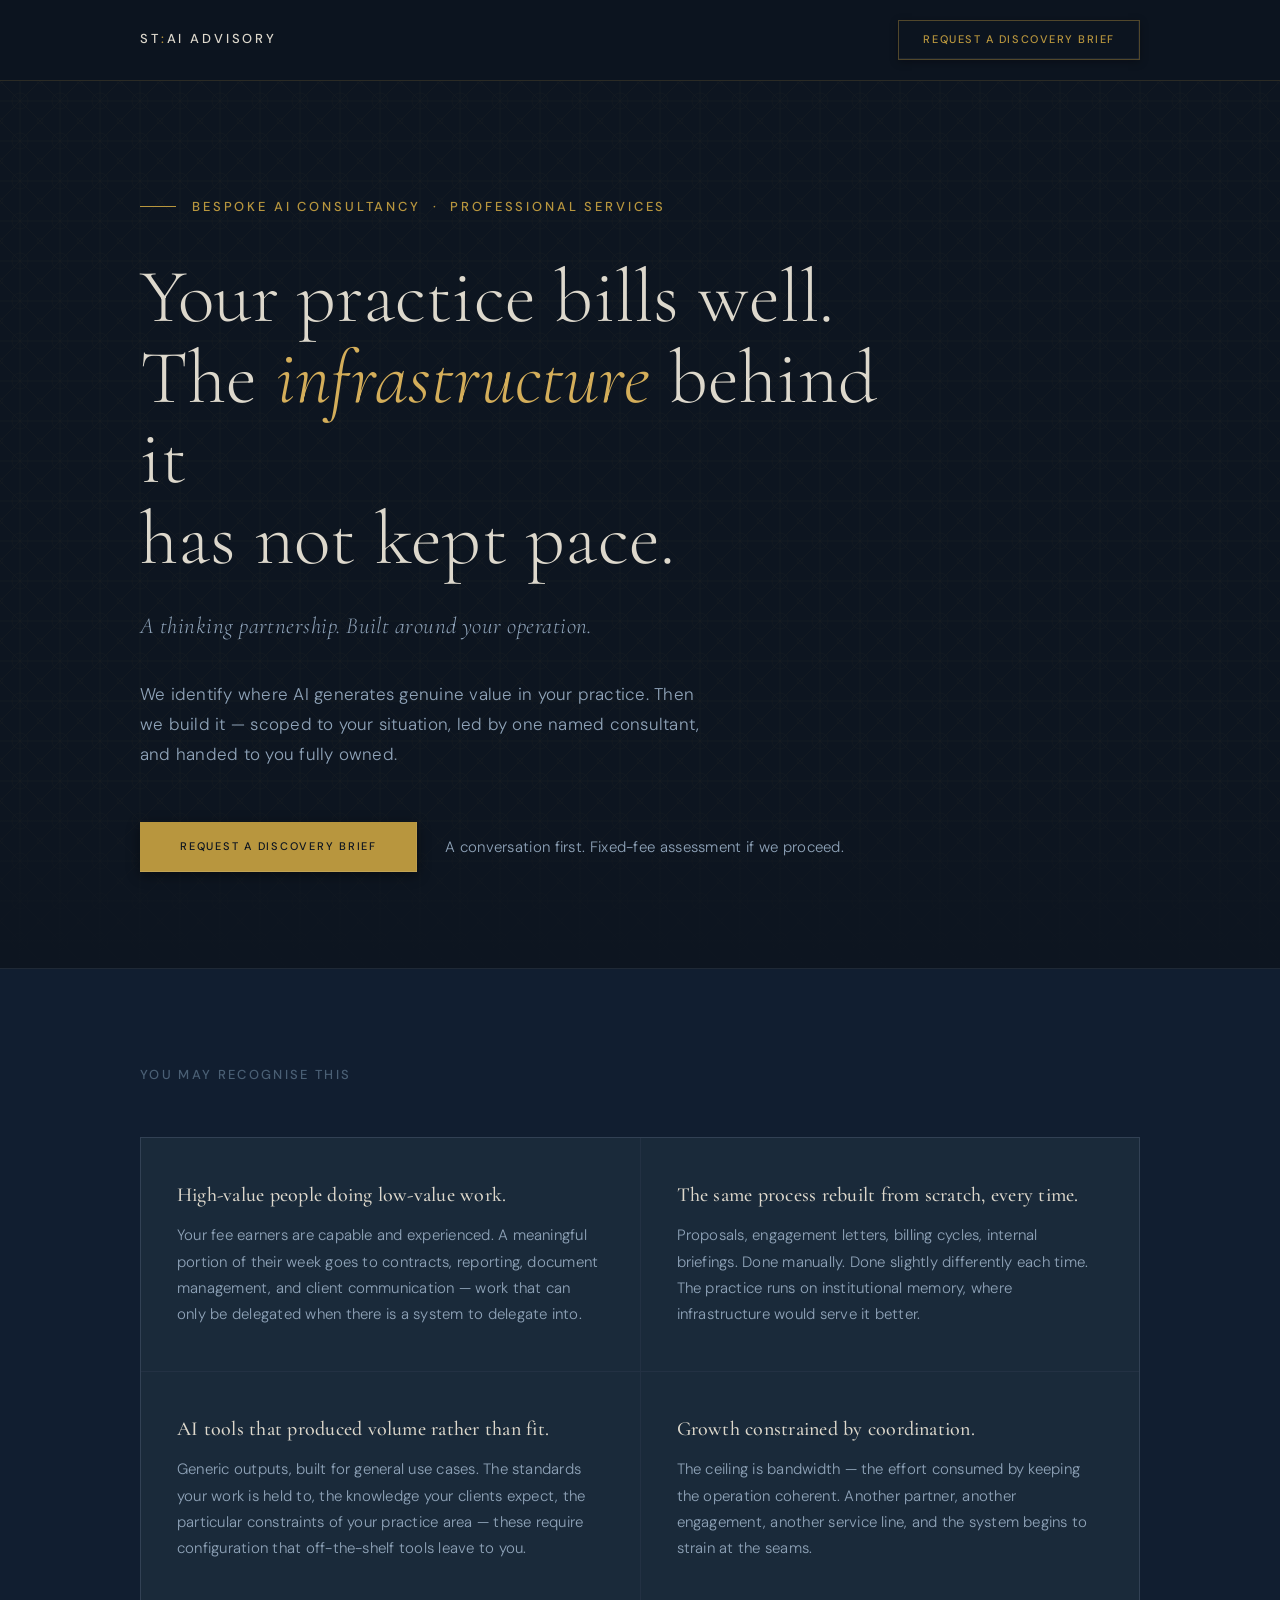
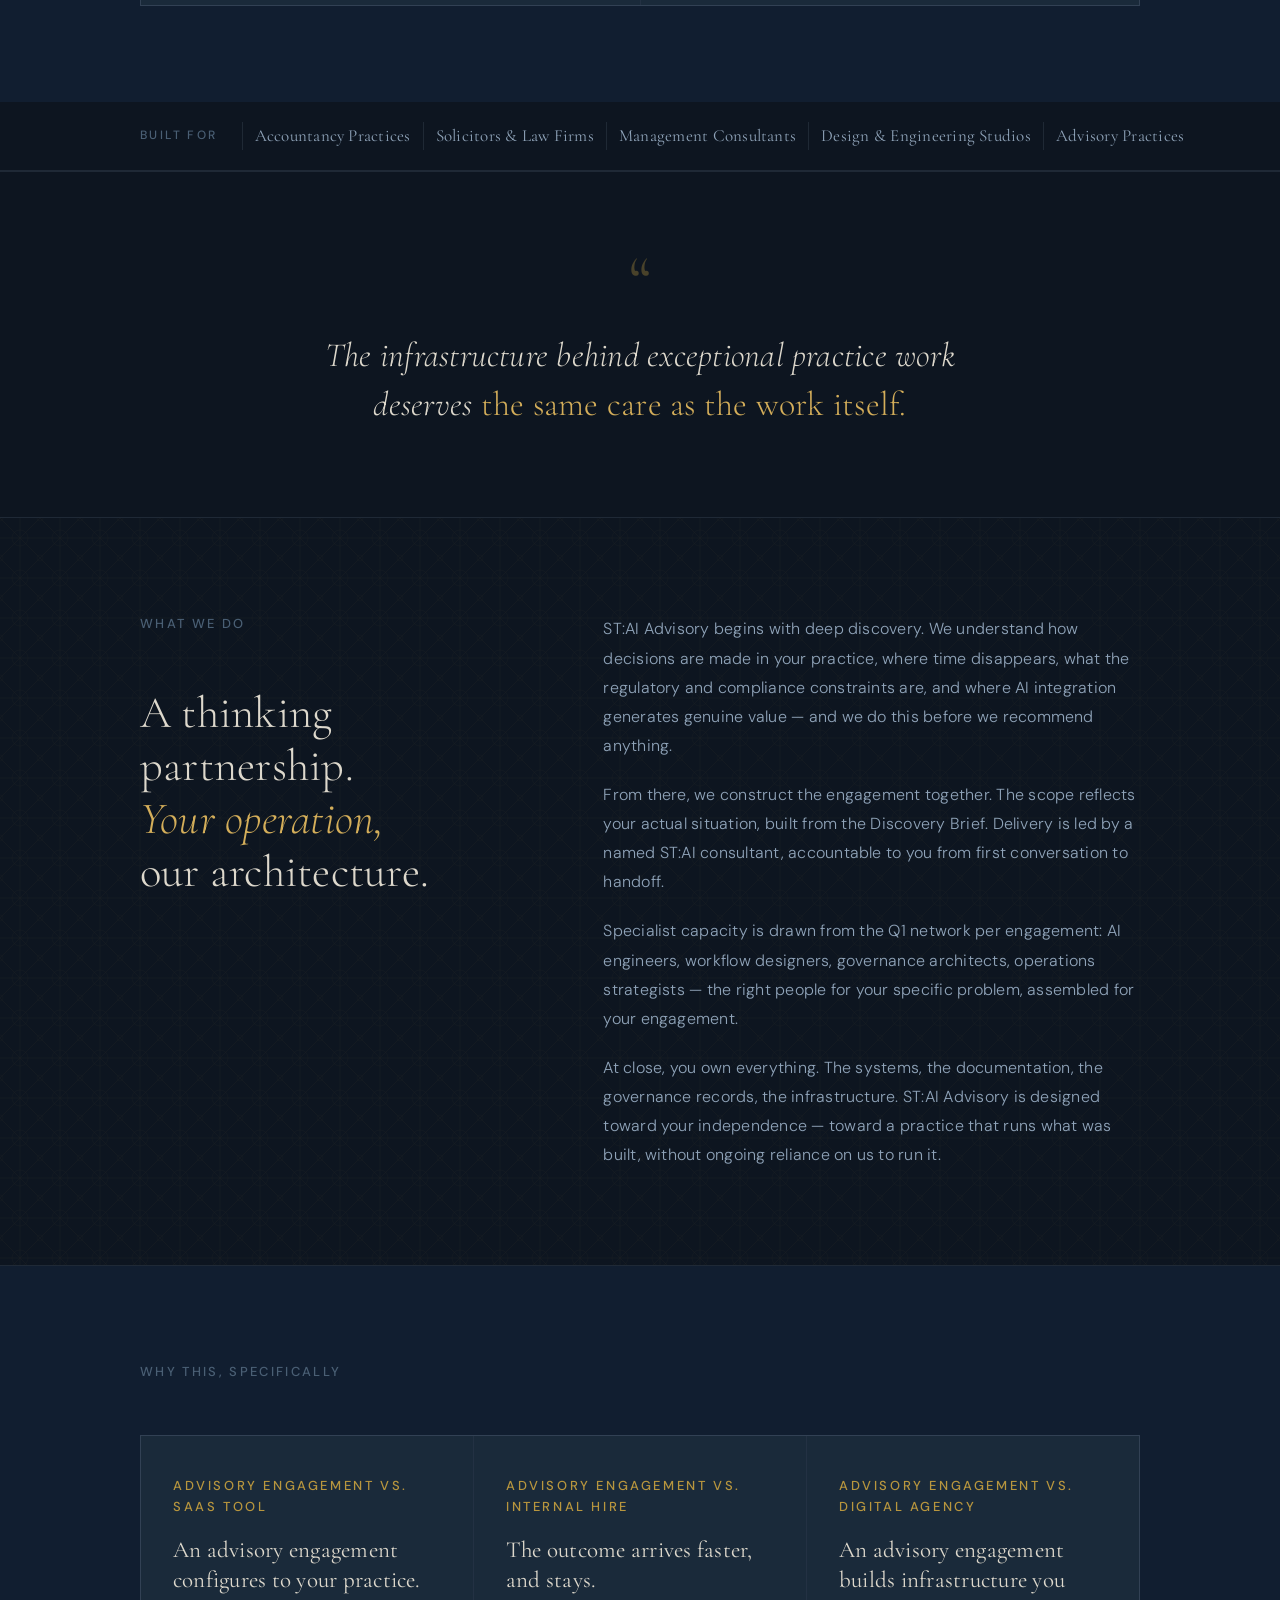
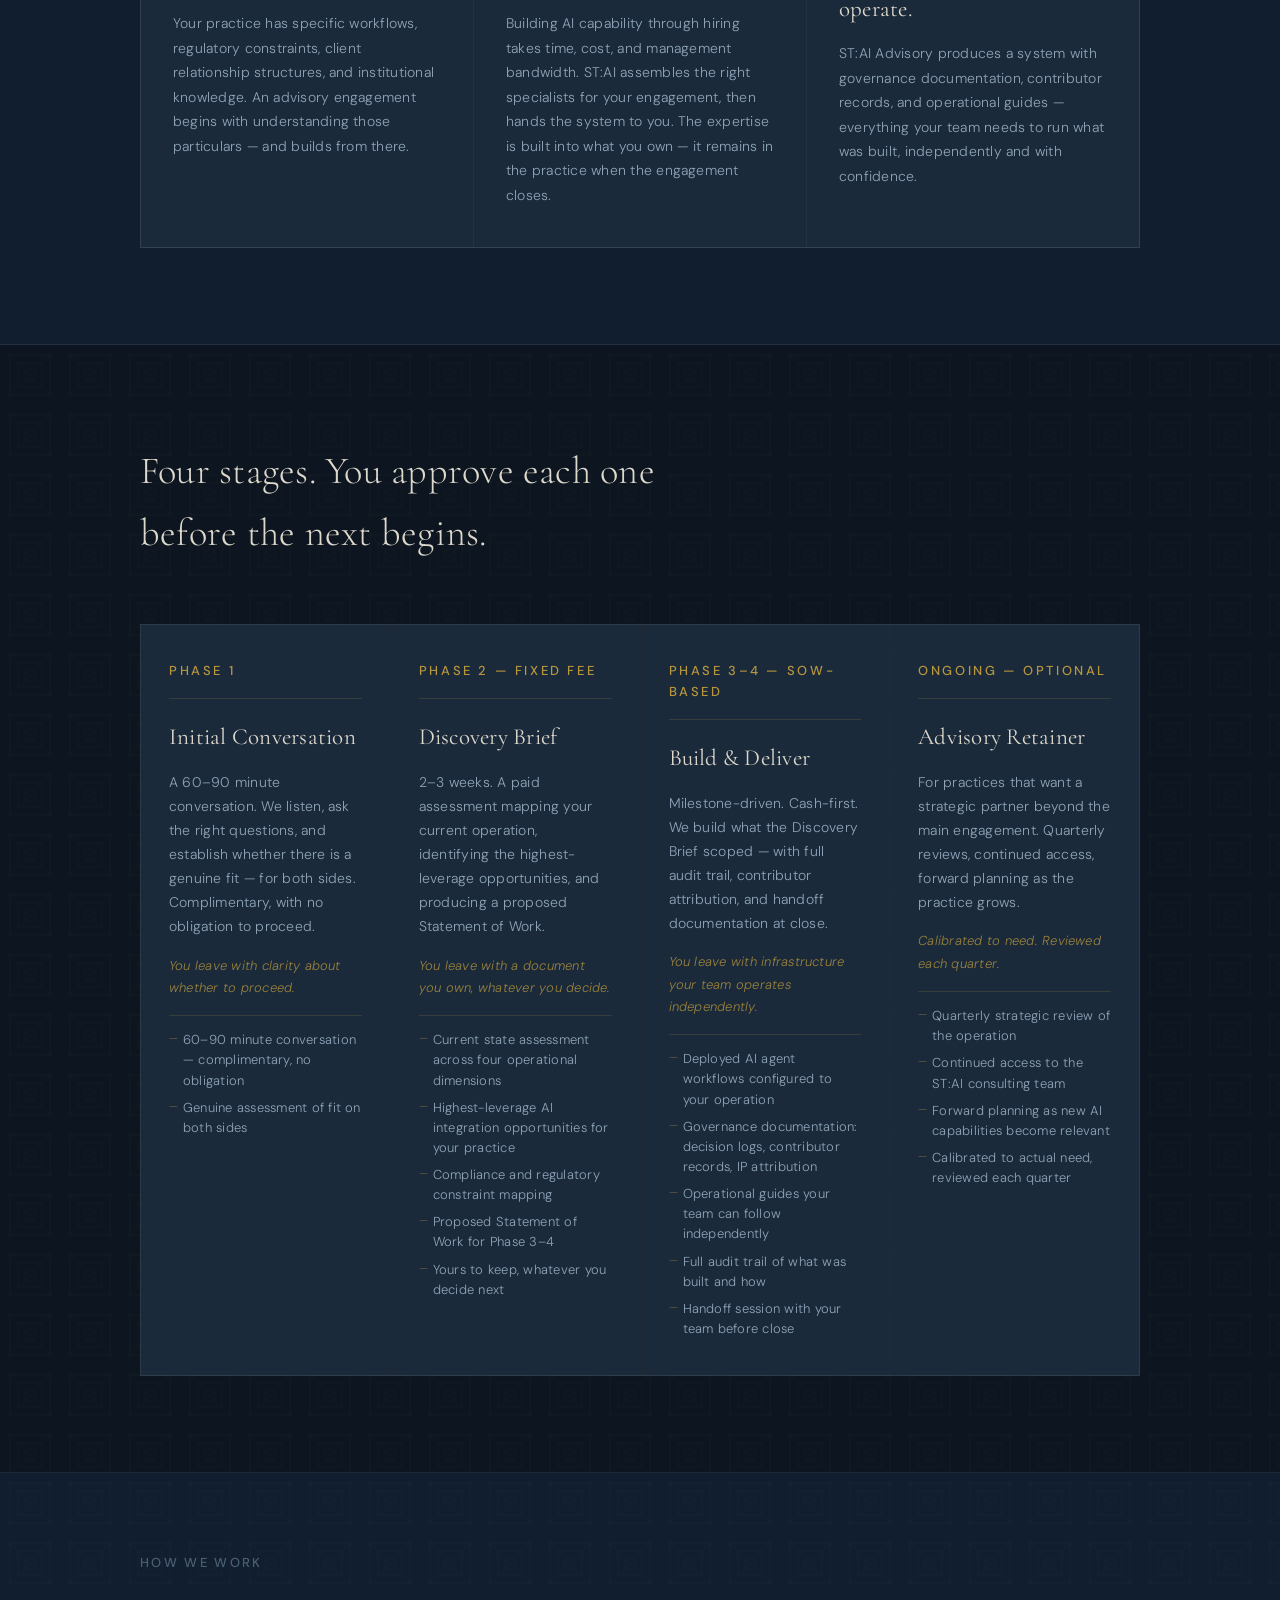
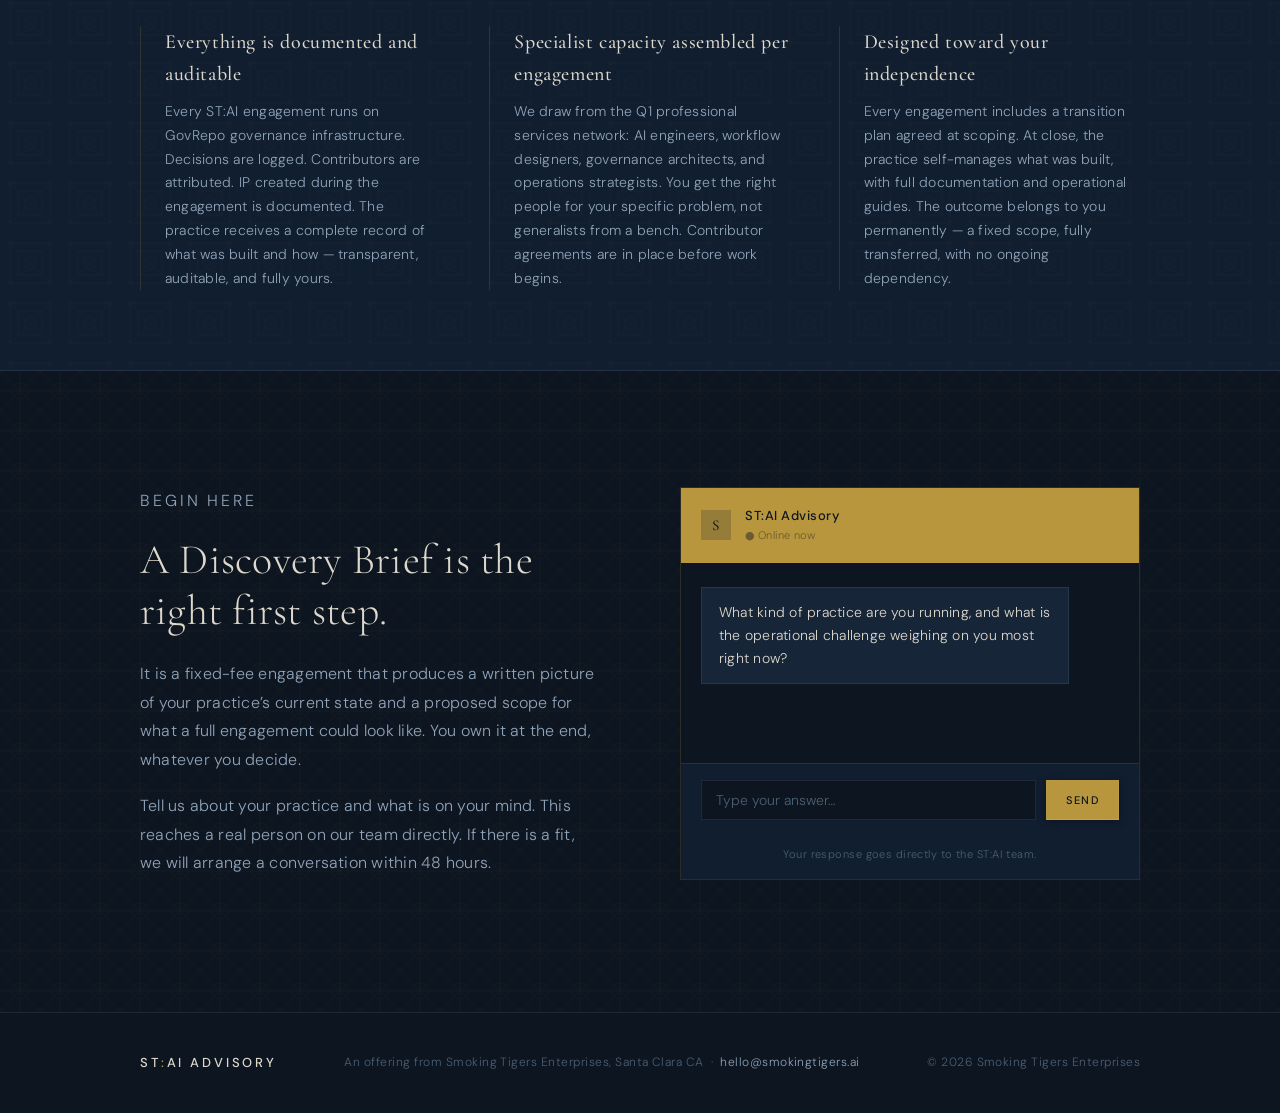
<file: public/stai/versions/final-draft.html>
<!DOCTYPE html>
<html lang="en">
<head>
  <meta charset="UTF-8" />
  <meta name="viewport" content="width=device-width, initial-scale=1.0" />
  <title>ST:AI Advisory — Bespoke AI Consultancy</title>
  <link rel="preconnect" href="https://fonts.googleapis.com">
  <link href="https://fonts.googleapis.com/css2?family=Cormorant+Garamond:ital,wght@0,300;0,400;0,500;0,600;1,300;1,400;1,500&family=DM+Sans:wght@300;400;500&display=swap" rel="stylesheet">
  <style>
    *, *::before, *::after { box-sizing: border-box; margin: 0; padding: 0; }

    :root {
      --ink:        #ddd8cc;
      --ink-mid:    #8fa3b8;
      --ink-dim:    #4a5f74;
      --paper:      #0d1520;
      --surface:    #111e30;
      --surface-2:  #162538;
      --gold:       #b8963e;
      --gold-lt:    #d4ae5a;
      --gold-dim:   rgba(184,150,62,0.3);
      --gold-trace: rgba(184,150,62,0.07);
      --line:       rgba(184,150,62,0.18);
      --line-blue:  rgba(143,163,184,0.14);
      --max:        1080px;
      --serif:      'Cormorant Garamond', Georgia, serif;
      --sans:       'DM Sans', system-ui, sans-serif;
    }

    html { scroll-behavior: smooth; }
    body { font-family: var(--sans); background: var(--paper); color: var(--ink); line-height: 1.6; font-size: 16px; font-weight: 300; letter-spacing: 0.015em; }

    /* ── Layout ── */
    .wrap { max-width: var(--max); margin: 0 auto; padding: 0 40px; }

    /* ── Nav ── */
    nav {
      position: sticky; top: 0; z-index: 100;
      background: rgba(13,21,32,0.95);
      backdrop-filter: blur(10px);
      border-bottom: 1px solid var(--line);
      padding: 20px 0;
    }
    nav .inner { max-width: var(--max); margin: 0 auto; padding: 0 40px; display: flex; align-items: center; justify-content: space-between; }
    .wordmark { font-family: var(--sans); font-size: 13px; font-weight: 500; letter-spacing: 0.22em; text-transform: uppercase; color: var(--ink); text-decoration: none; }
    .wordmark .colon { color: var(--gold); }
    nav a.cta-nav { font-family: var(--sans); font-size: 11px; font-weight: 500; letter-spacing: 0.14em; text-transform: uppercase; color: var(--gold); text-decoration: none; border: 1px solid rgba(184,150,62,0.4); padding: 10px 24px; transition: background 0.2s, color 0.2s, box-shadow 0.2s; box-shadow: 0 2px 8px rgba(0,0,0,0.3), inset 0 -1px 0 rgba(255,255,255,0.06), inset -1px 0 0 rgba(255,255,255,0.04); }
    nav a.cta-nav:hover { background: var(--gold); color: var(--paper); box-shadow: 0 3px 12px rgba(0,0,0,0.4), inset 0 -1px 0 rgba(255,255,255,0.1), inset -1px 0 0 rgba(255,255,255,0.07); }

    /* ── Firm types bar ── */
    .firm-types { border-bottom: 1px solid var(--line-blue); padding: 20px 0; }
    .firm-types .inner { max-width: var(--max); margin: 0 auto; padding: 0 40px; display: flex; align-items: center; gap: 0; flex-wrap: nowrap; justify-content: space-between; }
    .firm-types .label { font-size: 12px; font-weight: 500; letter-spacing: 0.2em; text-transform: uppercase; color: var(--ink-dim); margin-right: 24px; white-space: nowrap; flex-shrink: 0; }
    .firm-tag { font-family: var(--serif); font-size: clamp(13px, 1.4vw, 17px); font-weight: 400; color: var(--ink-mid); padding: 0 12px; border-left: 1px solid var(--line-blue); white-space: nowrap; }
    .firm-tag:first-of-type { border-left: none; padding-left: 0; }

    /* ── Hero ── */
    .hero {
      position: relative; padding: 116px 0 96px; overflow: hidden;
      border-bottom: 1px solid var(--line-blue);
    }
    /* Woodblock diamond texture */
    .hero::before {
      content: '';
      position: absolute; inset: 0;
      background-image: url("data:image/svg+xml,<svg width='40' height='40' xmlns='http://www.w3.org/2000/svg'><line x1='20' y1='0' x2='20' y2='40' stroke='%23b8963e' stroke-width='0.5'/><line x1='0' y1='20' x2='40' y2='20' stroke='%23b8963e' stroke-width='0.5'/><line x1='0' y1='0' x2='40' y2='40' stroke='%23b8963e' stroke-width='0.5'/><line x1='40' y1='0' x2='0' y2='40' stroke='%23b8963e' stroke-width='0.5'/><circle cx='20' cy='20' r='8' fill='none' stroke='%23b8963e' stroke-width='0.4'/><circle cx='0' cy='0' r='3' fill='none' stroke='%23b8963e' stroke-width='0.3'/><circle cx='40' cy='0' r='3' fill='none' stroke='%23b8963e' stroke-width='0.3'/><circle cx='0' cy='40' r='3' fill='none' stroke='%23b8963e' stroke-width='0.3'/><circle cx='40' cy='40' r='3' fill='none' stroke='%23b8963e' stroke-width='0.3'/></svg>");
      background-size: 40px 40px;
      opacity: 0.08;
      pointer-events: none;
    }
    .hero::after {
      content: ''; position: absolute; bottom: 0; left: 0; right: 0; height: 180px;
      background: linear-gradient(to bottom, transparent, var(--paper));
      pointer-events: none;
    }
    .hero .wrap { position: relative; z-index: 1; }

    .hero-eyebrow { display: flex; align-items: center; gap: 16px; margin-bottom: 40px; }
    .hero-eyebrow::before { content: ''; display: block; width: 36px; height: 1px; background: var(--gold); flex-shrink: 0; }
    .eyebrow-text { font-size: 13px; font-weight: 500; letter-spacing: 0.22em; text-transform: uppercase; color: var(--gold); }

    .hero h1 { font-family: var(--serif); font-size: clamp(42px, 6.5vw, 76px); font-weight: 300; line-height: 1.06; color: var(--ink); max-width: 800px; margin-bottom: 12px; }
    .hero h1 em { font-style: italic; color: var(--gold-lt); }

    .hero-tagline { font-family: var(--serif); font-size: 23px; font-weight: 300; font-style: italic; color: var(--ink-mid); margin-top: 28px; margin-bottom: 36px; letter-spacing: 0.02em; }

    .hero-sub { font-size: 17px; font-weight: 300; color: var(--ink-mid); max-width: 560px; line-height: 1.76; margin-bottom: 52px; }

    .hero-actions { display: flex; align-items: center; gap: 28px; flex-wrap: wrap; }

    .btn-gold { display: inline-block; font-family: var(--sans); font-size: 11px; font-weight: 500; letter-spacing: 0.16em; text-transform: uppercase; color: var(--paper); background: var(--gold); padding: 16px 40px; text-decoration: none; transition: filter 0.2s, box-shadow 0.2s; box-shadow: 0 3px 12px rgba(0,0,0,0.45), inset 0 -1px 0 rgba(255,255,255,0.12), inset -1px 0 0 rgba(255,255,255,0.07); }
    .btn-gold:hover { filter: brightness(1.12); box-shadow: 0 5px 18px rgba(0,0,0,0.5), inset 0 -1px 0 rgba(255,255,255,0.16), inset -1px 0 0 rgba(255,255,255,0.1); }

    .hero-note { font-size: 15px; font-weight: 300; color: var(--ink-mid); letter-spacing: 0.02em; }

    /* ── Recognition ── */
    .recognition { padding: 96px 0; background: var(--surface); position: relative; overflow: hidden; }
    /* Recognition: no texture (removed) */
    .recognition .wrap { position: relative; z-index: 1; }

    .section-label { font-size: 13px; font-weight: 500; letter-spacing: 0.18em; text-transform: uppercase; color: var(--ink-dim); margin-bottom: 52px; }

    .recognition-grid { display: grid; grid-template-columns: repeat(2, 1fr); gap: 1px; background: var(--line-blue); border: 1px solid var(--line-blue); }
    @media (max-width: 660px) { .recognition-grid { grid-template-columns: 1fr; } }

    .rec-card { background: #1a2a3a; padding: 44px 36px; position: relative; overflow: hidden; }
    .rec-card::before { content: ''; position: absolute; top: 0; left: 0; width: 2px; height: 0; background: var(--gold); transition: height 0.4s ease; }
    .rec-card:hover::before { height: 100%; }
    .rec-card strong { display: block; font-family: var(--serif); font-size: 20px; font-weight: 500; color: var(--ink); line-height: 1.3; margin-bottom: 14px; }
    .rec-card p { font-size: 15px; font-weight: 300; color: var(--ink-mid); line-height: 1.75; }

    /* ── Pullquote ── */
    .pullquote-section { padding: 88px 0; border-top: 1px solid var(--line-blue); border-bottom: 1px solid var(--line-blue); }
    .pullquote { max-width: 700px; margin: 0 auto; text-align: center; }
    .pq-ornament { font-family: var(--serif); font-size: 72px; line-height: 0.6; color: var(--gold); opacity: 0.35; display: block; margin-bottom: 28px; }
    .pullquote blockquote { font-family: var(--serif); font-size: clamp(22px, 3vw, 34px); font-weight: 300; font-style: italic; color: var(--ink); line-height: 1.45; }
    .pullquote blockquote em { color: var(--gold-lt); font-style: normal; }

    /* ── What we do ── */
    .what-we-do {
      padding: 96px 0; border-bottom: 1px solid var(--line-blue);
      position: relative; overflow: hidden;
    }
    .what-we-do::before {
      content: '';
      position: absolute; inset: 0;
      background-image: url("data:image/svg+xml,<svg width='40' height='40' xmlns='http://www.w3.org/2000/svg'><line x1='20' y1='0' x2='20' y2='40' stroke='%23b8963e' stroke-width='0.5'/><line x1='0' y1='20' x2='40' y2='20' stroke='%23b8963e' stroke-width='0.5'/><line x1='0' y1='0' x2='40' y2='40' stroke='%23b8963e' stroke-width='0.5'/><line x1='40' y1='0' x2='0' y2='40' stroke='%23b8963e' stroke-width='0.5'/><circle cx='20' cy='20' r='8' fill='none' stroke='%23b8963e' stroke-width='0.4'/><circle cx='0' cy='0' r='3' fill='none' stroke='%23b8963e' stroke-width='0.3'/><circle cx='40' cy='0' r='3' fill='none' stroke='%23b8963e' stroke-width='0.3'/><circle cx='0' cy='40' r='3' fill='none' stroke='%23b8963e' stroke-width='0.3'/><circle cx='40' cy='40' r='3' fill='none' stroke='%23b8963e' stroke-width='0.3'/></svg>");
      background-size: 40px 40px;
      opacity: 0.08;
      pointer-events: none;
    }
    .what-we-do .wrap { position: relative; z-index: 1; }
    .two-col { display: grid; grid-template-columns: 5fr 7fr; gap: 80px; align-items: start; }
    @media (max-width: 760px) { .two-col { grid-template-columns: 1fr; gap: 40px; } }
    .two-col h2 { font-family: var(--serif); font-size: clamp(30px, 3.5vw, 48px); font-weight: 300; line-height: 1.18; color: var(--ink); }
    .two-col h2 em { font-style: italic; color: var(--gold-lt); }
    .body-text { font-size: 16px; font-weight: 300; color: var(--ink-mid); line-height: 1.82; }
    .body-text p + p { margin-top: 20px; }

    /* ── Why this ── */
    .why-this { padding: 96px 0; background: var(--surface); border-bottom: 1px solid var(--line-blue); }
    .why-grid { display: grid; grid-template-columns: repeat(3, 1fr); gap: 1px; background: var(--line-blue); border: 1px solid var(--line-blue); margin-top: 52px; }
    @media (max-width: 720px) { .why-grid { grid-template-columns: 1fr; } }
    .why-card { background: #1a2a3a; padding: 40px 32px; }
    .why-card .vs { font-family: var(--sans); font-size: 13px; font-weight: 500; letter-spacing: 0.2em; text-transform: uppercase; color: var(--gold); margin-bottom: 18px; }
    .why-card h3 { font-family: var(--serif); font-size: 23px; font-weight: 400; color: var(--ink); margin-bottom: 16px; line-height: 1.3; }
    .why-card p { font-size: 14px; font-weight: 300; color: var(--ink-mid); line-height: 1.75; }

    /* ── Phases ── */
    .phases {
      padding: 96px 0; border-bottom: 1px solid var(--line-blue);
      position: relative; overflow: hidden;
    }
    /* Kamon compass texture */
    .phases::before {
      content: '';
      position: absolute; inset: 0;
      background-image: url("data:image/svg+xml,<svg width='60' height='60' xmlns='http://www.w3.org/2000/svg'><rect x='10' y='10' width='40' height='40' fill='none' stroke='%23b8963e' stroke-width='0.5'/><rect x='18' y='18' width='24' height='24' fill='none' stroke='%23b8963e' stroke-width='0.4'/><line x1='10' y1='10' x2='50' y2='50' stroke='%23b8963e' stroke-width='0.3'/><line x1='50' y1='10' x2='10' y2='50' stroke='%23b8963e' stroke-width='0.3'/><circle cx='30' cy='30' r='6' fill='none' stroke='%23b8963e' stroke-width='0.4'/><circle cx='10' cy='10' r='2' fill='none' stroke='%23b8963e' stroke-width='0.3'/><circle cx='50' cy='10' r='2' fill='none' stroke='%23b8963e' stroke-width='0.3'/><circle cx='10' cy='50' r='2' fill='none' stroke='%23b8963e' stroke-width='0.3'/><circle cx='50' cy='50' r='2' fill='none' stroke='%23b8963e' stroke-width='0.3'/></svg>");
      background-size: 60px 60px;
      opacity: 0.08;
      pointer-events: none;
    }
    .phases .wrap { position: relative; z-index: 1; }
    .phases h2 { font-family: var(--serif); font-size: clamp(26px, 3vw, 40px); font-weight: 300; color: var(--ink); margin-bottom: 60px; max-width: 520px; }
    .phases-list { display: grid; grid-template-columns: repeat(4, 1fr); gap: 1px; background: var(--line-blue); border: 1px solid var(--line-blue); }
    @media (max-width: 820px) { .phases-list { grid-template-columns: 1fr 1fr; } }
    @media (max-width: 480px) { .phases-list { grid-template-columns: 1fr; } }
    .phase-card { background: #1a2a3a; padding: 36px 28px; }
    .phase-num { font-size: 13px; font-weight: 500; letter-spacing: 0.2em; text-transform: uppercase; color: var(--gold); margin-bottom: 20px; padding-bottom: 16px; border-bottom: 1px solid var(--line); }
    .phase-card h3 { font-family: var(--serif); font-size: 23px; font-weight: 400; color: var(--ink); margin-bottom: 14px; }
    .phase-card p { font-size: 14px; font-weight: 300; color: var(--ink-mid); line-height: 1.72; }
    .phase-card .phase-feel { font-size: 13px; font-weight: 300; font-style: italic; color: var(--gold); margin-top: 16px; opacity: 0.8; }

    .phase-deliverables {
      list-style: none;
      margin-top: 16px;
      display: flex;
      flex-direction: column;
      gap: 7px;
      border-top: 1px solid var(--line);
      padding-top: 14px;
    }
    .phase-deliverables li {
      font-size: 13px;
      font-weight: 300;
      color: var(--ink-mid);
      line-height: 1.55;
      padding-left: 14px;
      position: relative;
    }
    .phase-deliverables li::before {
      content: '—';
      position: absolute;
      left: 0;
      color: var(--gold);
      opacity: 0.5;
      font-size: 11px;
    }

    /* ── Trust signals ── */
    .trust {
      padding: 80px 0; border-bottom: 1px solid var(--line-blue); background: var(--surface);
      position: relative; overflow: hidden;
    }
    .trust::before {
      content: '';
      position: absolute; inset: 0;
      background-image: url("data:image/svg+xml,<svg width='60' height='60' xmlns='http://www.w3.org/2000/svg'><rect x='10' y='10' width='40' height='40' fill='none' stroke='%23b8963e' stroke-width='0.5'/><rect x='18' y='18' width='24' height='24' fill='none' stroke='%23b8963e' stroke-width='0.4'/><line x1='10' y1='10' x2='50' y2='50' stroke='%23b8963e' stroke-width='0.3'/><line x1='50' y1='10' x2='10' y2='50' stroke='%23b8963e' stroke-width='0.3'/><circle cx='30' cy='30' r='6' fill='none' stroke='%23b8963e' stroke-width='0.4'/><circle cx='10' cy='10' r='2' fill='none' stroke='%23b8963e' stroke-width='0.3'/><circle cx='50' cy='10' r='2' fill='none' stroke='%23b8963e' stroke-width='0.3'/><circle cx='10' cy='50' r='2' fill='none' stroke='%23b8963e' stroke-width='0.3'/><circle cx='50' cy='50' r='2' fill='none' stroke='%23b8963e' stroke-width='0.3'/></svg>");
      background-size: 60px 60px;
      opacity: 0.08;
      pointer-events: none;
    }
    .trust .wrap { position: relative; z-index: 1; }
    .trust-grid { display: grid; grid-template-columns: repeat(3, 1fr); gap: 48px; margin-top: 52px; }
    @media (max-width: 720px) { .trust-grid { grid-template-columns: 1fr; gap: 32px; } }
    .trust-item { border-left: 1px solid var(--line); padding-left: 24px; }
    .trust-item h4 { font-family: var(--serif); font-size: 20px; font-weight: 500; color: var(--ink); margin-bottom: 10px; letter-spacing: 0.03em; }
    .trust-item p { font-size: 14px; font-weight: 300; color: var(--ink-mid); line-height: 1.7; }

    /* ── CTA ── */
    .cta-section {
      padding: 116px 0; position: relative; overflow: hidden;
    }
    .cta-section::before {
      content: '';
      position: absolute; inset: 0;
      background-image: url("data:image/svg+xml,<svg width='40' height='40' xmlns='http://www.w3.org/2000/svg'><line x1='20' y1='0' x2='20' y2='40' stroke='%23b8963e' stroke-width='0.5'/><line x1='0' y1='20' x2='40' y2='20' stroke='%23b8963e' stroke-width='0.5'/><line x1='0' y1='0' x2='40' y2='40' stroke='%23b8963e' stroke-width='0.5'/><line x1='40' y1='0' x2='0' y2='40' stroke='%23b8963e' stroke-width='0.5'/><circle cx='20' cy='20' r='8' fill='none' stroke='%23b8963e' stroke-width='0.4'/><circle cx='0' cy='0' r='3' fill='none' stroke='%23b8963e' stroke-width='0.3'/><circle cx='40' cy='0' r='3' fill='none' stroke='%23b8963e' stroke-width='0.3'/><circle cx='0' cy='40' r='3' fill='none' stroke='%23b8963e' stroke-width='0.3'/><circle cx='40' cy='40' r='3' fill='none' stroke='%23b8963e' stroke-width='0.3'/></svg>");
      background-size: 40px 40px;
      opacity: 0.08;
      pointer-events: none;
    }
    .cta-section .wrap { position: relative; z-index: 1; }
    .cta-inner { display: grid; grid-template-columns: 1fr 1fr; gap: 80px; align-items: start; }
    @media (max-width: 760px) { .cta-inner { grid-template-columns: 1fr; gap: 48px; } }
    .cta-copy h2 { font-family: var(--serif); font-size: clamp(26px, 3.5vw, 42px); font-weight: 300; line-height: 1.22; color: var(--ink); margin-bottom: 24px; }
    .cta-copy p { font-size: 16px; font-weight: 300; color: var(--ink-mid); line-height: 1.78; margin-bottom: 18px; }

    /* ── Chat ── */
    .chat-widget { background: var(--paper); border: 1px solid var(--line); }
    .chat-header { background: var(--gold); padding: 18px 20px; display: flex; align-items: center; gap: 14px; }
    .chat-avatar { width: 30px; height: 30px; background: rgba(13,21,32,0.2); display: flex; align-items: center; justify-content: center; font-family: var(--serif); font-size: 15px; font-weight: 500; color: var(--paper); flex-shrink: 0; }
    .chat-header-text .name { font-size: 13px; font-weight: 500; color: var(--paper); letter-spacing: 0.04em; }
    .chat-header-text .status { font-size: 11px; color: rgba(13,21,32,0.45); }
    .chat-body { padding: 24px 20px; display: flex; flex-direction: column; gap: 12px; min-height: 200px; }
    .chat-bubble { background: var(--surface-2); border: 1px solid var(--line-blue); padding: 13px 17px; font-size: 14px; font-weight: 300; color: var(--ink); line-height: 1.65; max-width: 88%; align-self: flex-start; }
    .chat-bubble.user { background: var(--gold-trace); border-color: var(--line); color: var(--ink); align-self: flex-end; }
    .chat-input-area { border-top: 1px solid var(--line-blue); padding: 16px 20px; display: flex; gap: 10px; background: var(--surface); }
    .chat-input-area input { flex: 1; border: 1px solid var(--line-blue); background: var(--paper); color: var(--ink); padding: 10px 14px; font-size: 14px; font-weight: 300; font-family: var(--sans); outline: none; transition: border-color 0.2s; }
    .chat-input-area input::placeholder { color: var(--ink-dim); }
    .chat-input-area input:focus { border-color: rgba(184,150,62,0.5); }
    .chat-send { background: var(--gold); color: var(--paper); border: none; padding: 10px 20px; font-size: 11px; font-weight: 500; letter-spacing: 0.12em; text-transform: uppercase; font-family: var(--sans); cursor: pointer; transition: filter 0.15s, box-shadow 0.15s; box-shadow: 0 2px 8px rgba(0,0,0,0.35), inset 0 -1px 0 rgba(255,255,255,0.1), inset -1px 0 0 rgba(255,255,255,0.06); }
    .chat-send:hover { filter: brightness(1.1); box-shadow: 0 4px 12px rgba(0,0,0,0.4), inset 0 -1px 0 rgba(255,255,255,0.14), inset -1px 0 0 rgba(255,255,255,0.09); }
    .chat-disclaimer { font-size: 11px; font-weight: 300; color: var(--ink-dim); text-align: center; padding: 10px 20px 16px; background: var(--surface); letter-spacing: 0.04em; }

    /* ── Footer ── */
    footer { border-top: 1px solid var(--line-blue); padding: 40px 0; }
    footer .inner { max-width: var(--max); margin: 0 auto; padding: 0 40px; display: flex; align-items: center; justify-content: space-between; flex-wrap: wrap; gap: 16px; }
    footer p { font-size: 12px; font-weight: 300; color: var(--ink-dim); letter-spacing: 0.04em; }
    footer a { color: var(--ink-mid); text-decoration: none; transition: color 0.2s; }
    footer a:hover { color: var(--gold); }

    /* ── Animations ── */
    @keyframes fadeUp { from { opacity: 0; transform: translateY(20px); } to { opacity: 1; transform: translateY(0); } }
    .hero h1       { animation: fadeUp 0.8s ease both; }
    .hero-tagline  { animation: fadeUp 0.8s 0.1s ease both; }
    .hero-sub      { animation: fadeUp 0.8s 0.2s ease both; }
    .hero-actions  { animation: fadeUp 0.8s 0.3s ease both; }

    /* gold-trace defined as property */
    .gold-trace { background: rgba(184,150,62,0.07); }
  </style>
</head>
<body>

  <nav>
    <div class="inner">
      <a class="wordmark" href="#">ST<span class="colon">:</span>AI Advisory</a>
      <a class="cta-nav" href="#start">Request a Discovery Brief</a>
    </div>
  </nav>

  <!-- Hero -->
  <section class="hero">
    <div class="wrap">
      <div class="hero-eyebrow">
        <span class="eyebrow-text">Bespoke AI Consultancy &nbsp;&middot;&nbsp; Professional Services</span>
      </div>
      <h1>Your practice bills well.<br>The <em>infrastructure</em> behind it<br>has not kept pace.</h1>
      <p class="hero-tagline">A thinking partnership. Built around your operation.</p>
      <p class="hero-sub">We identify where AI generates genuine value in your practice. Then we build it &mdash; scoped to your situation, led by one named consultant, and handed to you fully owned.</p>
      <div class="hero-actions">
        <a class="btn-gold" href="#start">Request a Discovery Brief</a>
        <span class="hero-note">A conversation first. Fixed-fee assessment if we proceed.</span>
      </div>
    </div>
  </section>

  <!-- Recognition -->
  <section class="recognition">
    <div class="wrap">
      <p class="section-label">You may recognise this</p>
      <div class="recognition-grid">
        <div class="rec-card">
          <strong>High-value people doing low-value work.</strong>
          <p>Your fee earners are capable and experienced. A meaningful portion of their week goes to contracts, reporting, document management, and client communication — work that can only be delegated when there is a system to delegate into.</p>
        </div>
        <div class="rec-card">
          <strong>The same process rebuilt from scratch, every time.</strong>
          <p>Proposals, engagement letters, billing cycles, internal briefings. Done manually. Done slightly differently each time. The practice runs on institutional memory, where infrastructure would serve it better.</p>
        </div>
        <div class="rec-card">
          <strong>AI tools that produced volume rather than fit.</strong>
          <p>Generic outputs, built for general use cases. The standards your work is held to, the knowledge your clients expect, the particular constraints of your practice area — these require configuration that off-the-shelf tools leave to you.</p>
        </div>
        <div class="rec-card">
          <strong>Growth constrained by coordination.</strong>
          <p>The ceiling is bandwidth — the effort consumed by keeping the operation coherent. Another partner, another engagement, another service line, and the system begins to strain at the seams.</p>
        </div>
      </div>
    </div>
  </section>

  <!-- Firm types -->
  <div class="firm-types">
    <div class="inner">
      <span class="label">Built for</span>
      <span class="firm-tag">Accountancy Practices</span>
      <span class="firm-tag">Solicitors &amp; Law Firms</span>
      <span class="firm-tag">Management Consultants</span>
      <span class="firm-tag">Design &amp; Engineering Studios</span>
      <span class="firm-tag">Advisory Practices</span>
    </div>
  </div>

  <!-- Pullquote -->
  <div class="pullquote-section">
    <div class="pullquote">
      <span class="pq-ornament">&ldquo;</span>
      <blockquote>The infrastructure behind exceptional practice work deserves <em>the same care as the work itself.</em></blockquote>
    </div>
  </div>

  <!-- What we do -->
  <section class="what-we-do">
    <div class="wrap">
      <div class="two-col">
        <div>
          <p class="section-label">What we do</p>
          <h2>A thinking partnership.<br><em>Your operation,</em><br>our architecture.</h2>
        </div>
        <div class="body-text">
          <p>ST:AI Advisory begins with deep discovery. We understand how decisions are made in your practice, where time disappears, what the regulatory and compliance constraints are, and where AI integration generates genuine value — and we do this before we recommend anything.</p>
          <p>From there, we construct the engagement together. The scope reflects your actual situation, built from the Discovery Brief. Delivery is led by a named ST:AI consultant, accountable to you from first conversation to handoff.</p>
          <p>Specialist capacity is drawn from the Q1 network per engagement: AI engineers, workflow designers, governance architects, operations strategists — the right people for your specific problem, assembled for your engagement.</p>
          <p>At close, you own everything. The systems, the documentation, the governance records, the infrastructure. ST:AI Advisory is designed toward your independence — toward a practice that runs what was built, without ongoing reliance on us to run it.</p>
        </div>
      </div>
    </div>
  </section>

  <!-- Why this not that -->
  <section class="why-this">
    <div class="wrap">
      <p class="section-label">Why this, specifically</p>
      <div class="why-grid">
        <div class="why-card">
          <div class="vs">Advisory engagement vs. SaaS tool</div>
          <h3>An advisory engagement configures to your practice.</h3>
          <p>Your practice has specific workflows, regulatory constraints, client relationship structures, and institutional knowledge. An advisory engagement begins with understanding those particulars — and builds from there.</p>
        </div>
        <div class="why-card">
          <div class="vs">Advisory engagement vs. internal hire</div>
          <h3>The outcome arrives faster, and stays.</h3>
          <p>Building AI capability through hiring takes time, cost, and management bandwidth. ST:AI assembles the right specialists for your engagement, then hands the system to you. The expertise is built into what you own — it remains in the practice when the engagement closes.</p>
        </div>
        <div class="why-card">
          <div class="vs">Advisory engagement vs. digital agency</div>
          <h3>An advisory engagement builds infrastructure you operate.</h3>
          <p>ST:AI Advisory produces a system with governance documentation, contributor records, and operational guides — everything your team needs to run what was built, independently and with confidence.</p>
        </div>
      </div>
    </div>
  </section>

  <!-- Phases -->
  <section class="phases">
    <div class="wrap">
      <h2>Four stages. You approve each one before the next begins.</h2>
      <div class="phases-list">
        <div class="phase-card">
          <div class="phase-num">Phase 1</div>
          <h3>Initial Conversation</h3>
          <p>A 60&ndash;90 minute conversation. We listen, ask the right questions, and establish whether there is a genuine fit &mdash; for both sides. Complimentary, with no obligation to proceed.</p>
          <p class="phase-feel">You leave with clarity about whether to proceed.</p>
          <ul class="phase-deliverables">
            <li>60–90 minute conversation — complimentary, no obligation</li>
            <li>Genuine assessment of fit on both sides</li>
          </ul>
        </div>
        <div class="phase-card">
          <div class="phase-num">Phase 2 &mdash; Fixed fee</div>
          <h3>Discovery Brief</h3>
          <p>2&ndash;3 weeks. A paid assessment mapping your current operation, identifying the highest-leverage opportunities, and producing a proposed Statement of Work.</p>
          <p class="phase-feel">You leave with a document you own, whatever you decide.</p>
          <ul class="phase-deliverables">
            <li>Current state assessment across four operational dimensions</li>
            <li>Highest-leverage AI integration opportunities for your practice</li>
            <li>Compliance and regulatory constraint mapping</li>
            <li>Proposed Statement of Work for Phase 3–4</li>
            <li>Yours to keep, whatever you decide next</li>
          </ul>
        </div>
        <div class="phase-card">
          <div class="phase-num">Phase 3&ndash;4 &mdash; SOW-based</div>
          <h3>Build &amp; Deliver</h3>
          <p>Milestone-driven. Cash-first. We build what the Discovery Brief scoped &mdash; with full audit trail, contributor attribution, and handoff documentation at close.</p>
          <p class="phase-feel">You leave with infrastructure your team operates independently.</p>
          <ul class="phase-deliverables">
            <li>Deployed AI agent workflows configured to your operation</li>
            <li>Governance documentation: decision logs, contributor records, IP attribution</li>
            <li>Operational guides your team can follow independently</li>
            <li>Full audit trail of what was built and how</li>
            <li>Handoff session with your team before close</li>
          </ul>
        </div>
        <div class="phase-card">
          <div class="phase-num">Ongoing &mdash; optional</div>
          <h3>Advisory Retainer</h3>
          <p>For practices that want a strategic partner beyond the main engagement. Quarterly reviews, continued access, forward planning as the practice grows.</p>
          <p class="phase-feel">Calibrated to need. Reviewed each quarter.</p>
          <ul class="phase-deliverables">
            <li>Quarterly strategic review of the operation</li>
            <li>Continued access to the ST:AI consulting team</li>
            <li>Forward planning as new AI capabilities become relevant</li>
            <li>Calibrated to actual need, reviewed each quarter</li>
          </ul>
        </div>
      </div>
    </div>
  </section>

  <!-- Trust signals -->
  <section class="trust">
    <div class="wrap">
      <p class="section-label">How we work</p>
      <div class="trust-grid">
        <div class="trust-item">
          <h4>Everything is documented and auditable</h4>
          <p>Every ST:AI engagement runs on GovRepo governance infrastructure. Decisions are logged. Contributors are attributed. IP created during the engagement is documented. The practice receives a complete record of what was built and how — transparent, auditable, and fully yours.</p>
        </div>
        <div class="trust-item">
          <h4>Specialist capacity assembled per engagement</h4>
          <p>We draw from the Q1 professional services network: AI engineers, workflow designers, governance architects, and operations strategists. You get the right people for your specific problem, not generalists from a bench. Contributor agreements are in place before work begins.</p>
        </div>
        <div class="trust-item">
          <h4>Designed toward your independence</h4>
          <p>Every engagement includes a transition plan agreed at scoping. At close, the practice self-manages what was built, with full documentation and operational guides. The outcome belongs to you permanently — a fixed scope, fully transferred, with no ongoing dependency.</p>
        </div>
      </div>
    </div>
  </section>

  <!-- CTA -->
  <section class="cta-section" id="start">
    <div class="wrap">
      <div class="cta-inner">
        <div class="cta-copy">
          <p class="section-label">Begin here</p>
          <h2>A Discovery Brief is the right first step.</h2>
          <p>It is a fixed-fee engagement that produces a written picture of your practice&rsquo;s current state and a proposed scope for what a full engagement could look like. You own it at the end, whatever you decide.</p>
          <p>Tell us about your practice and what is on your mind. This reaches a real person on our team directly. If there is a fit, we will arrange a conversation within 48 hours.</p>
        </div>
        <div>
          <div class="chat-widget">
            <div class="chat-header">
              <div class="chat-avatar">S</div>
              <div class="chat-header-text">
                <div class="name">ST:AI Advisory</div>
                <div class="status">&#9679; Online now</div>
              </div>
            </div>
            <div class="chat-body" id="chatBody">
              <div class="chat-bubble">What kind of practice are you running, and what is the operational challenge weighing on you most right now?</div>
            </div>
            <div class="chat-input-area">
              <input type="text" id="chatInput" placeholder="Type your answer&hellip;" />
              <button class="chat-send" onclick="sendMessage()">Send</button>
            </div>
            <p class="chat-disclaimer">Your response goes directly to the ST:AI team.</p>
          </div>
        </div>
      </div>
    </div>
  </section>

  <footer>
    <div class="inner">
      <a class="wordmark" href="#">ST<span class="colon">:</span>AI Advisory</a>
      <p>An offering from Smoking Tigers Enterprises, Santa Clara CA &nbsp;&middot;&nbsp; <a href="mailto:hello@smokingtigers.ai">hello@smokingtigers.ai</a></p>
      <p>&copy; 2026 Smoking Tigers Enterprises</p>
    </div>
  </footer>

  <script>
    const flow = [
      { q: "Good to know. What is the biggest drain on your partners\u2019 or directors\u2019 time right now?" },
      { q: "That is a common pressure point. How many fee earners are in the practice?" },
      { q: "And what is your main hesitation about bringing in outside support \u2014 if any?" },
      { q: "That context is genuinely useful. What is the best email address to reach you?" },
      { q: "You are on the list. Someone from our team will be in touch within 48 hours \u2014 we read every one of these personally." },
    ];

    let step = 0;

    function sendMessage() {
      const input = document.getElementById('chatInput');
      const body  = document.getElementById('chatBody');
      const val   = input.value.trim();
      if (!val) return;

      const u = document.createElement('div');
      u.className = 'chat-bubble user';
      u.textContent = val;
      body.appendChild(u);
      input.value = '';

      if (step < flow.length) {
        setTimeout(() => {
          const b = document.createElement('div');
          b.className = 'chat-bubble';
          b.textContent = flow[step].q;
          body.appendChild(b);
          body.scrollTop = body.scrollHeight;
          step++;
        }, 700);
      }
    }

    document.getElementById('chatInput').addEventListener('keydown', e => {
      if (e.key === 'Enter') sendMessage();
    });
  </script>
</body>
</html>
</file>
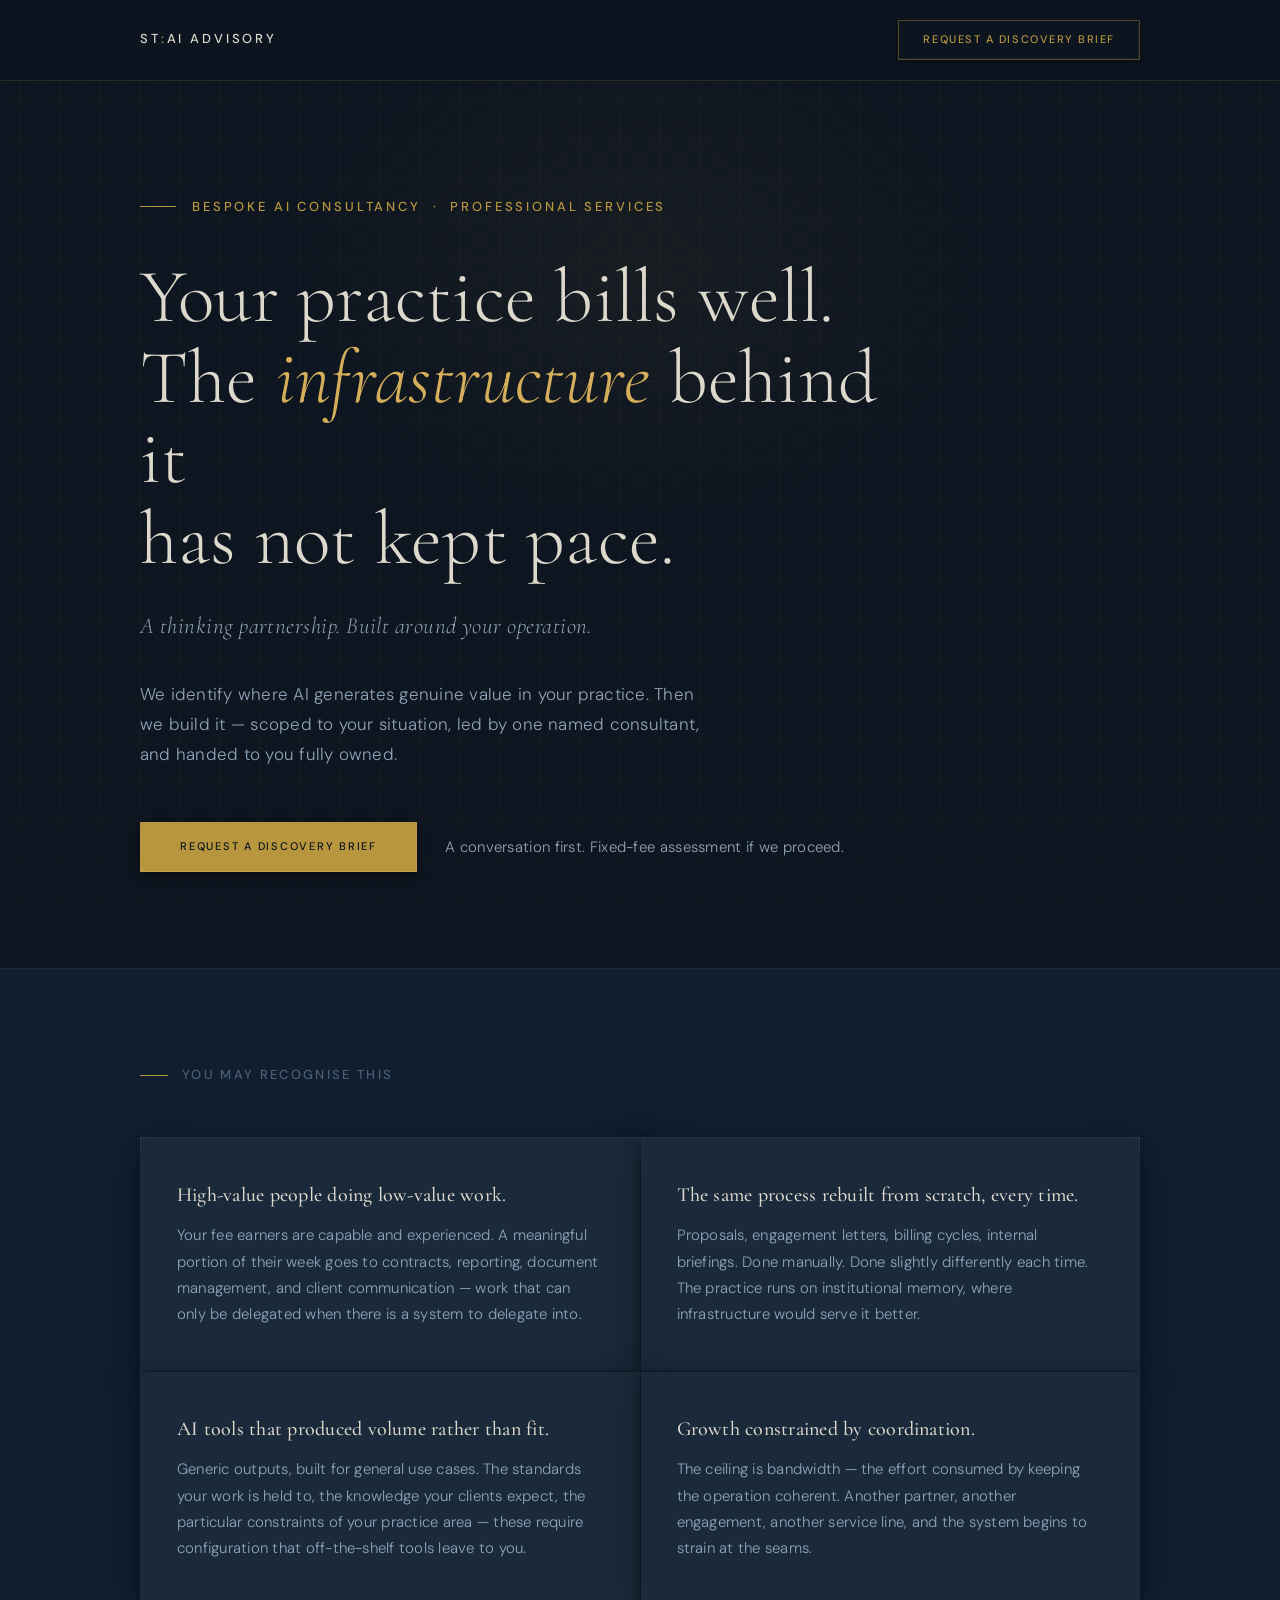
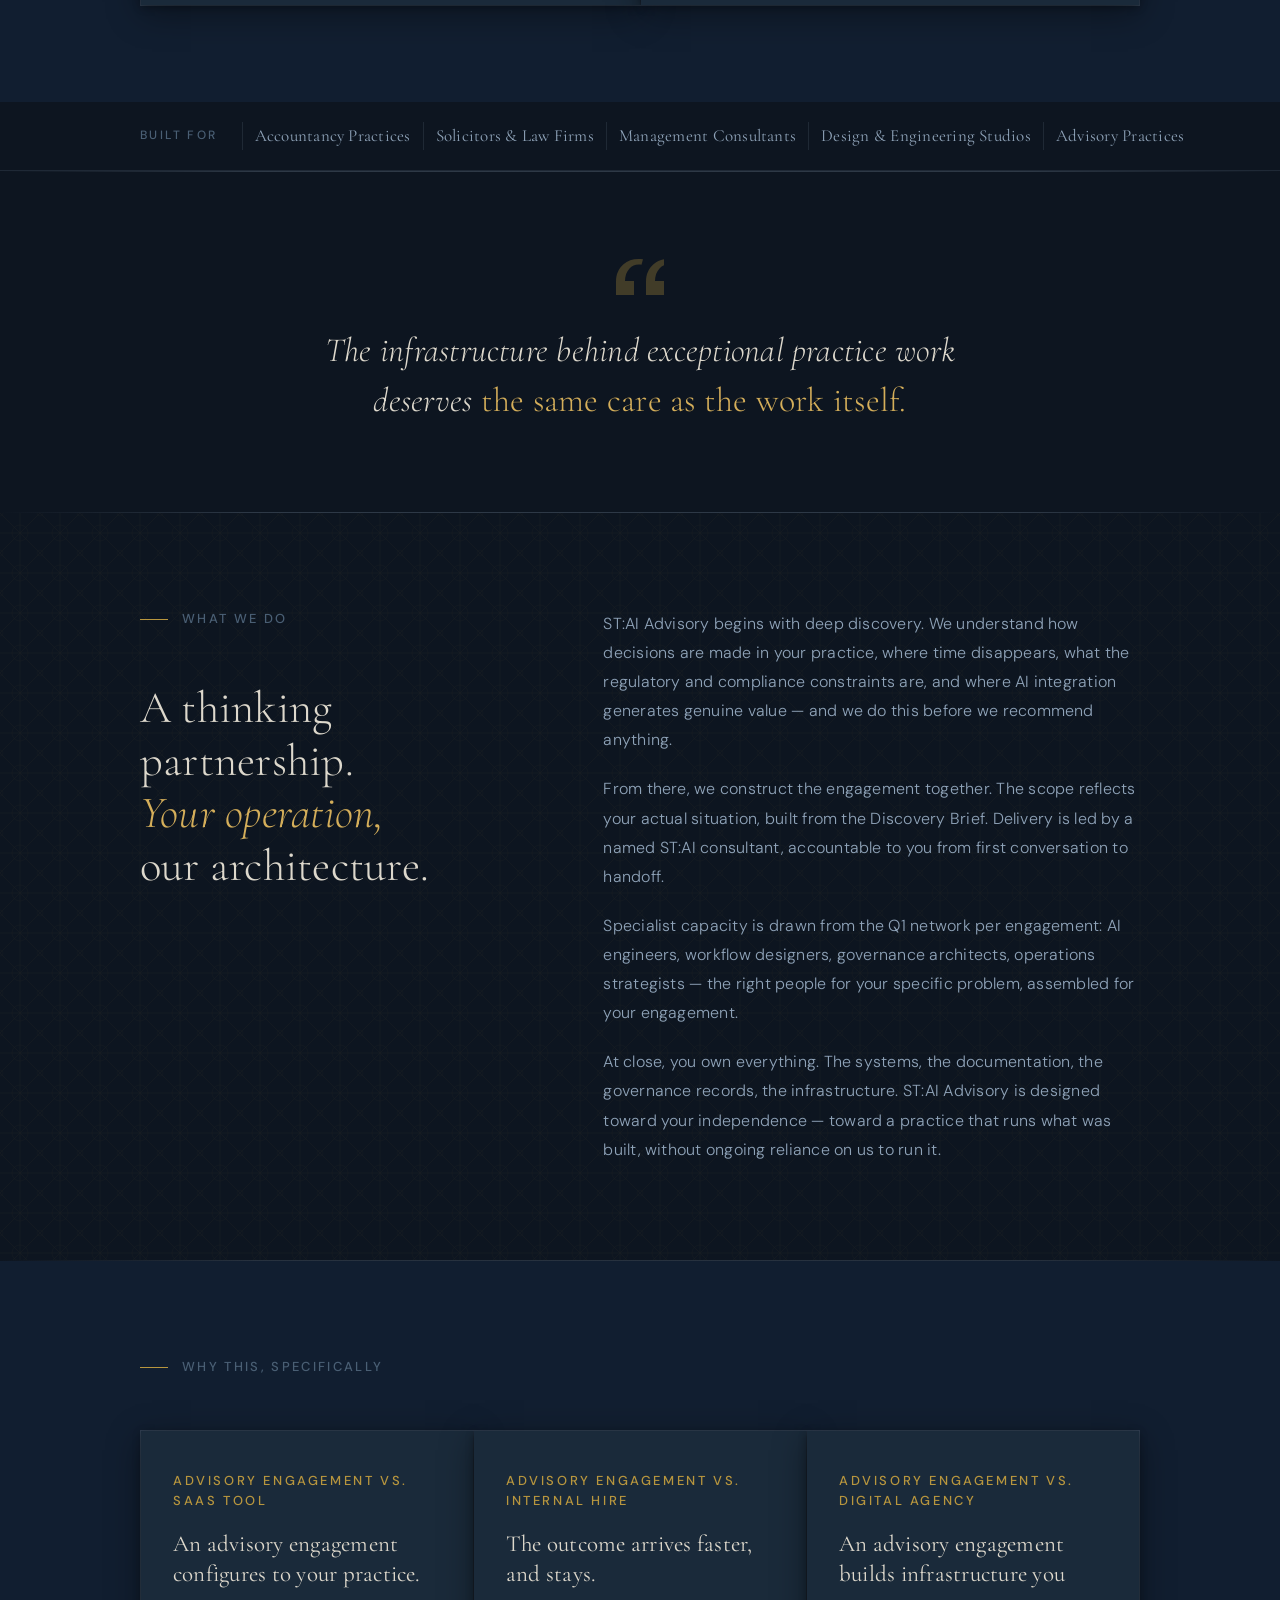
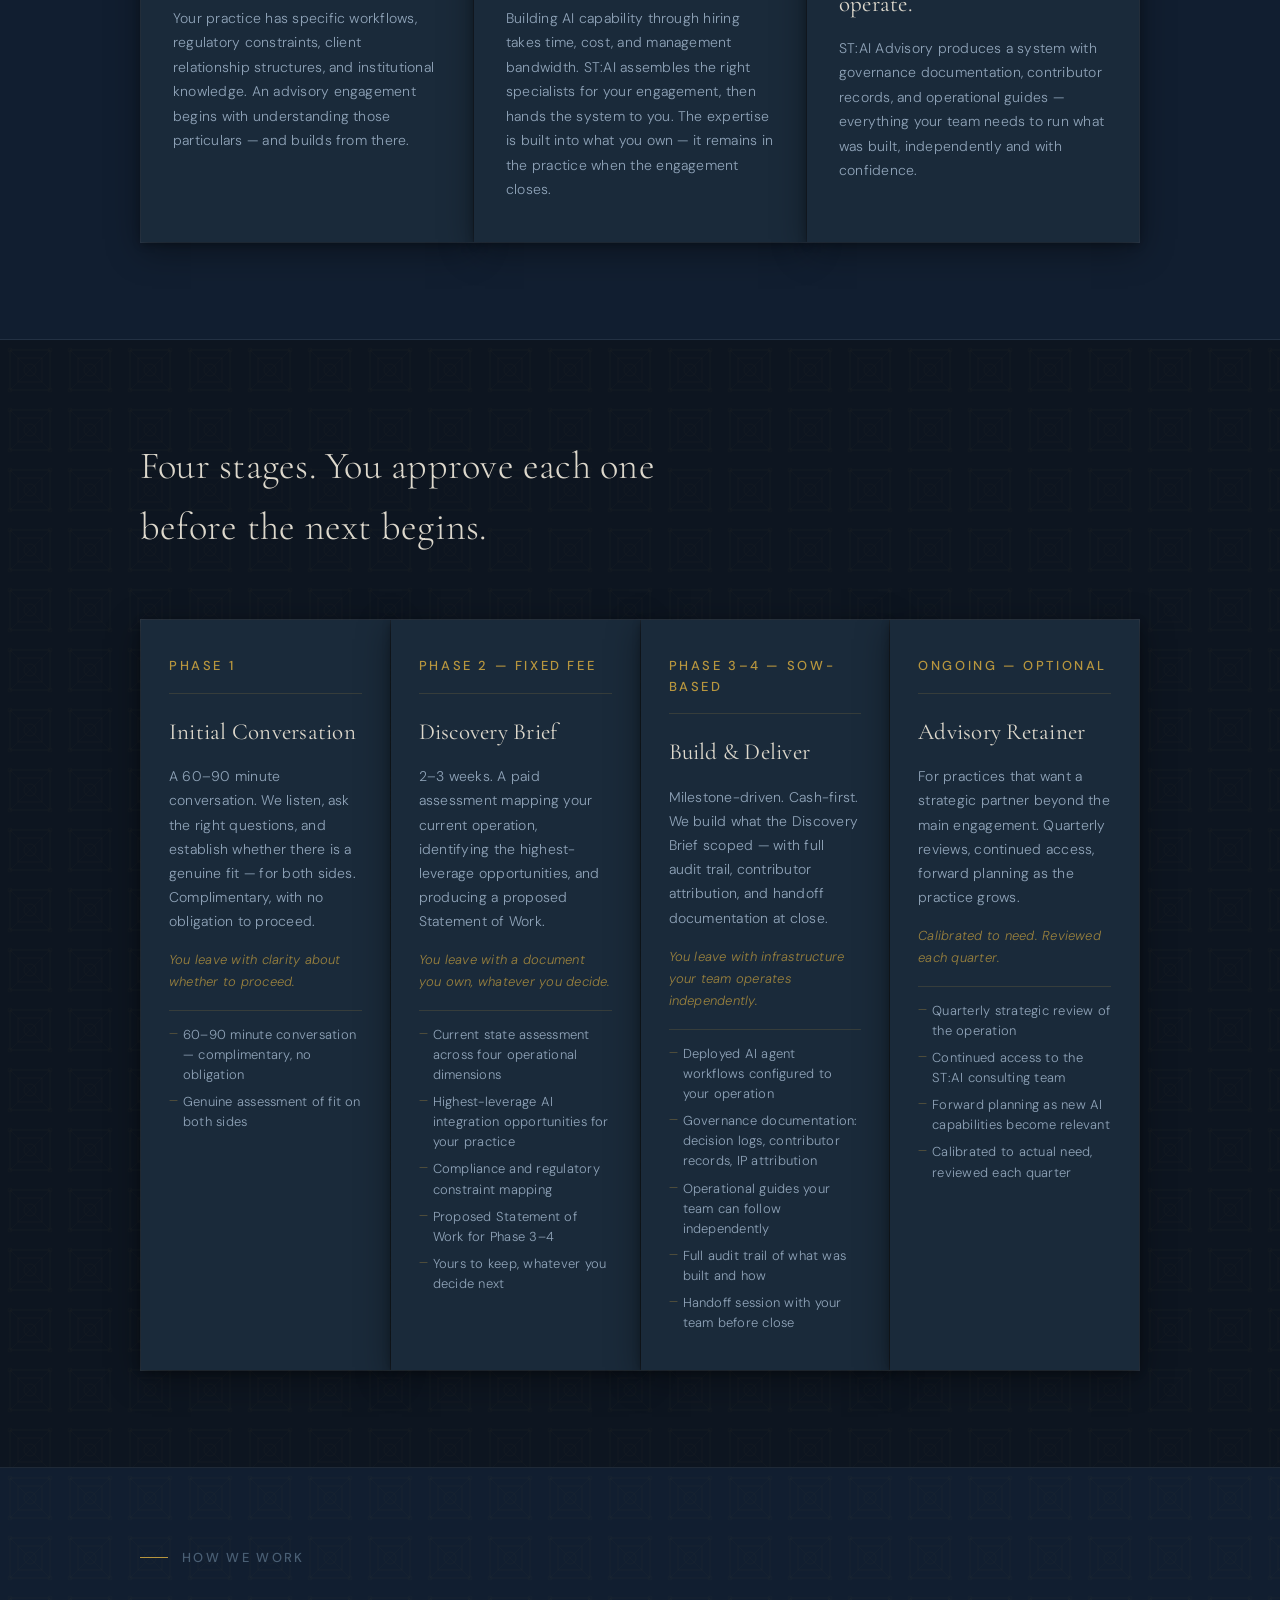
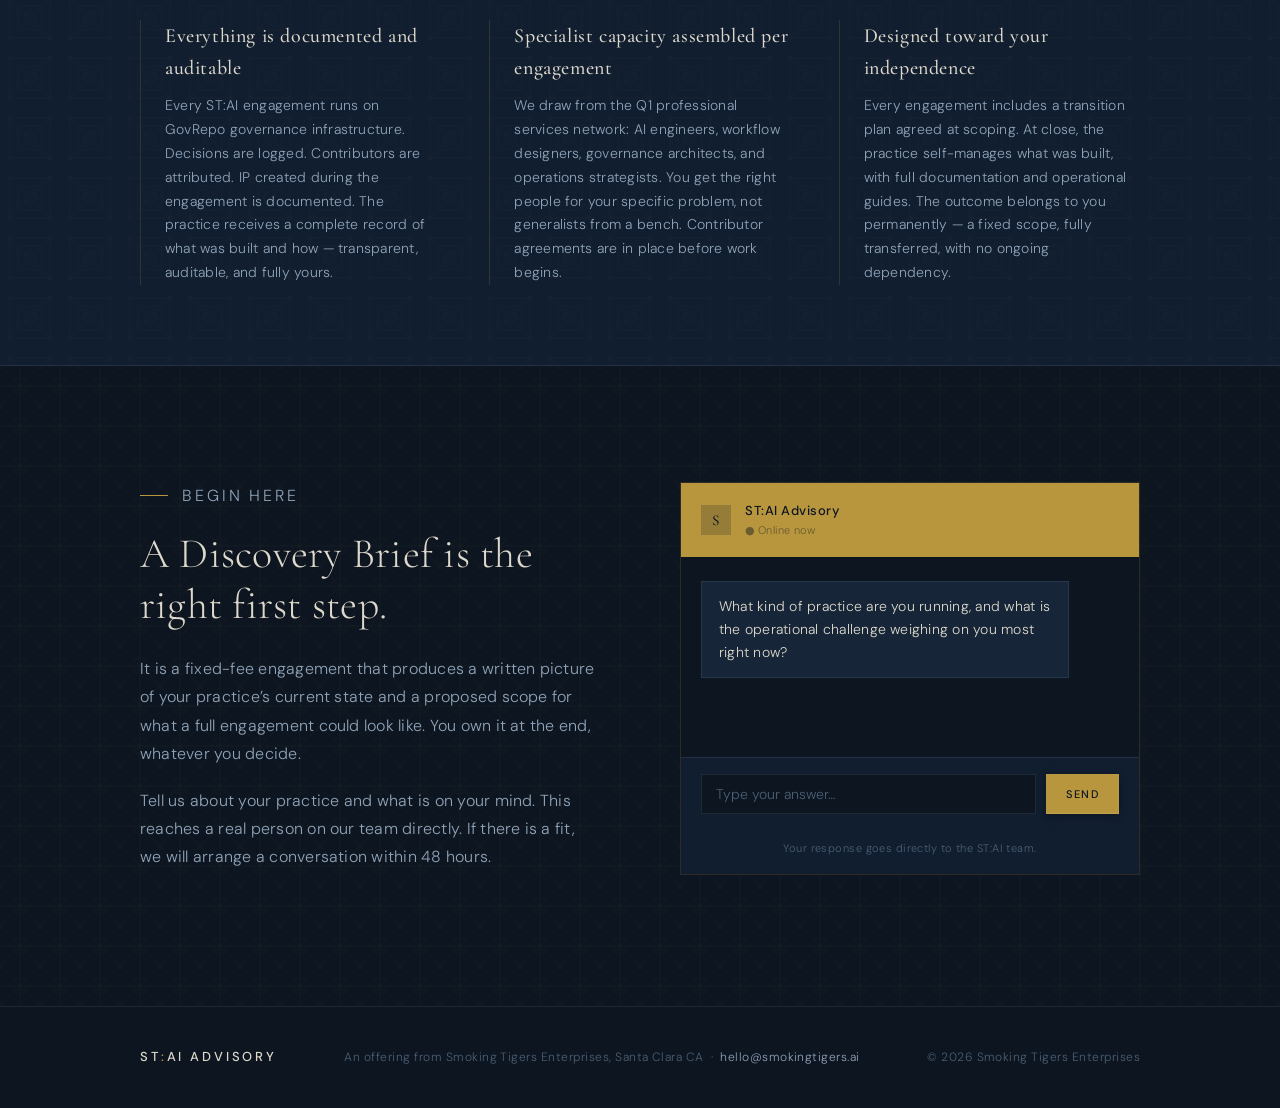
<file: public/stai/versions/v5.html>
<!DOCTYPE html>
<html lang="en">
<head>
  <meta charset="UTF-8" />
  <meta name="viewport" content="width=device-width, initial-scale=1.0" />
  <title>ST:AI Advisory — Bespoke AI Consultancy</title>
  <link rel="preconnect" href="https://fonts.googleapis.com">
  <link href="https://fonts.googleapis.com/css2?family=Cormorant+Garamond:ital,wght@0,300;0,400;0,500;0,600;1,300;1,400;1,500&family=DM+Sans:wght@300;400;500&display=swap" rel="stylesheet">
  <style>
    *, *::before, *::after { box-sizing: border-box; margin: 0; padding: 0; }

    :root {
      --ink:        #ddd8cc;
      --ink-mid:    #8fa3b8;
      --ink-dim:    #4a5f74;
      --paper:      #0d1520;
      --surface:    #111e30;
      --surface-2:  #162538;
      --gold:       #b8963e;
      --gold-lt:    #d4ae5a;
      --gold-dim:   rgba(184,150,62,0.3);
      --gold-trace: rgba(184,150,62,0.07);
      --line:       rgba(184,150,62,0.18);
      --line-blue:  rgba(143,163,184,0.14);
      --max:        1080px;
      --serif:      'Cormorant Garamond', Georgia, serif;
      --sans:       'DM Sans', system-ui, sans-serif;
    }

    html { scroll-behavior: smooth; }
    body { font-family: var(--sans); background: var(--paper); color: var(--ink); line-height: 1.6; font-size: 16px; font-weight: 300; letter-spacing: 0.015em; }

    /* ── Layout ── */
    .wrap { max-width: var(--max); margin: 0 auto; padding: 0 40px; }

    /* ── Nav ── */
    nav {
      position: sticky; top: 0; z-index: 100;
      background: rgba(13,21,32,0.95);
      backdrop-filter: blur(10px);
      border-bottom: 1px solid var(--line);
      padding: 20px 0;
    }
    nav .inner { max-width: var(--max); margin: 0 auto; padding: 0 40px; display: flex; align-items: center; justify-content: space-between; }
    .wordmark { font-family: var(--sans); font-size: 13px; font-weight: 500; letter-spacing: 0.22em; text-transform: uppercase; color: var(--ink); text-decoration: none; }
    .wordmark .colon { color: var(--gold); }
    nav a.cta-nav { font-family: var(--sans); font-size: 11px; font-weight: 500; letter-spacing: 0.14em; text-transform: uppercase; color: var(--gold); text-decoration: none; border: 1px solid rgba(184,150,62,0.4); padding: 10px 24px; transition: background 0.2s, color 0.2s, box-shadow 0.2s; box-shadow: 0 2px 8px rgba(0,0,0,0.3), inset 0 -1px 0 rgba(255,255,255,0.06), inset -1px 0 0 rgba(255,255,255,0.04); }
    nav a.cta-nav:hover { background: var(--gold); color: var(--paper); box-shadow: 0 3px 12px rgba(0,0,0,0.4), inset 0 -1px 0 rgba(255,255,255,0.1), inset -1px 0 0 rgba(255,255,255,0.07); }

    /* ── Firm types bar ── */
    .firm-types { border-bottom: 1px solid var(--line-blue); padding: 20px 0; }
    .firm-types .inner { max-width: var(--max); margin: 0 auto; padding: 0 40px; display: flex; align-items: center; gap: 0; flex-wrap: nowrap; justify-content: space-between; }
    .firm-types .label { font-size: 12px; font-weight: 500; letter-spacing: 0.2em; text-transform: uppercase; color: var(--ink-dim); margin-right: 24px; white-space: nowrap; flex-shrink: 0; }
    .firm-tag { font-family: var(--serif); font-size: clamp(13px, 1.4vw, 17px); font-weight: 400; color: var(--ink-mid); padding: 0 12px; border-left: 1px solid var(--line-blue); white-space: nowrap; }
    .firm-tag:first-of-type { border-left: none; padding-left: 0; }
    @media (max-width: 760px) {
      .firm-types .inner { flex-wrap: wrap; gap: 8px; justify-content: flex-start; }
      .firm-types .label { width: 100%; margin-right: 0; margin-bottom: 8px; }
      .firm-tag { font-size: 15px; border-left: none; padding: 4px 0; width: 100%; }
      .firm-tag:first-of-type { padding-left: 0; }
    }

    /* ── Hero ── */
    .hero {
      position: relative; padding: 116px 0 96px; overflow: hidden;
      border-bottom: 1px solid var(--line-blue);
    }
    /* Woodblock diamond texture */
    .hero::before {
      content: '';
      position: absolute; inset: 0;
      background-image: url("data:image/svg+xml,<svg width='40' height='40' xmlns='http://www.w3.org/2000/svg'><line x1='20' y1='0' x2='20' y2='40' stroke='%23b8963e' stroke-width='0.5'/><line x1='0' y1='20' x2='40' y2='20' stroke='%23b8963e' stroke-width='0.5'/><line x1='0' y1='0' x2='40' y2='40' stroke='%23b8963e' stroke-width='0.5'/><line x1='40' y1='0' x2='0' y2='40' stroke='%23b8963e' stroke-width='0.5'/><circle cx='20' cy='20' r='8' fill='none' stroke='%23b8963e' stroke-width='0.4'/><circle cx='0' cy='0' r='3' fill='none' stroke='%23b8963e' stroke-width='0.3'/><circle cx='40' cy='0' r='3' fill='none' stroke='%23b8963e' stroke-width='0.3'/><circle cx='0' cy='40' r='3' fill='none' stroke='%23b8963e' stroke-width='0.3'/><circle cx='40' cy='40' r='3' fill='none' stroke='%23b8963e' stroke-width='0.3'/></svg>");
      background-size: 40px 40px;
      opacity: 0.08;
      pointer-events: none;
    }
    .hero::after {
      content: ''; position: absolute; bottom: 0; left: 0; right: 0; height: 180px;
      background: linear-gradient(to bottom, transparent, var(--paper));
      pointer-events: none;
    }
    .hero .wrap { position: relative; z-index: 1; }

    .hero-eyebrow { display: flex; align-items: center; gap: 16px; margin-bottom: 40px; }
    .hero-eyebrow::before { content: ''; display: block; width: 36px; height: 1px; background: var(--gold); flex-shrink: 0; }
    .eyebrow-text { font-size: 13px; font-weight: 500; letter-spacing: 0.22em; text-transform: uppercase; color: var(--gold); }

    .hero h1 { font-family: var(--serif); font-size: clamp(42px, 6.5vw, 76px); font-weight: 300; line-height: 1.06; color: var(--ink); max-width: 800px; margin-bottom: 12px; }
    .hero h1 em { font-style: italic; color: var(--gold-lt); }

    .hero-tagline { font-family: var(--serif); font-size: 23px; font-weight: 300; font-style: italic; color: var(--ink-mid); margin-top: 28px; margin-bottom: 36px; letter-spacing: 0.02em; }

    .hero-sub { font-size: 17px; font-weight: 300; color: var(--ink-mid); max-width: 560px; line-height: 1.76; margin-bottom: 52px; }

    .hero-actions { display: flex; align-items: center; gap: 28px; flex-wrap: wrap; }

    .btn-gold { display: inline-block; font-family: var(--sans); font-size: 11px; font-weight: 500; letter-spacing: 0.16em; text-transform: uppercase; color: var(--paper); background: var(--gold); padding: 16px 40px; text-decoration: none; transition: filter 0.2s, box-shadow 0.2s; box-shadow: 0 3px 12px rgba(0,0,0,0.45), inset 0 -1px 0 rgba(255,255,255,0.12), inset -1px 0 0 rgba(255,255,255,0.07); }
    .btn-gold:hover { filter: brightness(1.12); box-shadow: 0 5px 18px rgba(0,0,0,0.5), inset 0 -1px 0 rgba(255,255,255,0.16), inset -1px 0 0 rgba(255,255,255,0.1); }

    .hero-note { font-size: 15px; font-weight: 300; color: var(--ink-mid); letter-spacing: 0.02em; }

    /* ── Recognition ── */
    .recognition { padding: 96px 0; background: var(--surface); position: relative; overflow: hidden; }
    /* Recognition: no texture (removed) */
    .recognition .wrap { position: relative; z-index: 1; }

    .section-label { font-size: 13px; font-weight: 500; letter-spacing: 0.18em; text-transform: uppercase; color: var(--ink-dim); margin-bottom: 52px; display: flex; align-items: center; gap: 14px; }
    .section-label::before { content: ''; display: block; width: 0; height: 1px; background: var(--gold); transition: width 0.6s ease 0.2s; flex-shrink: 0; }
    .section-label.visible::before { width: 28px; }

    .recognition-grid { display: grid; grid-template-columns: repeat(2, 1fr); gap: 1px; background: var(--line-blue); border: 1px solid var(--line-blue); }
    @media (max-width: 660px) { .recognition-grid { grid-template-columns: 1fr; } }

    .rec-card { background: #1a2a3a; padding: 44px 36px; position: relative; overflow: hidden; box-shadow: 0 8px 32px rgba(0,0,0,0.4), 0 2px 8px rgba(0,0,0,0.3); transition: transform 0.25s ease, box-shadow 0.25s ease; }
    .rec-card:hover { transform: translateY(-3px); box-shadow: 0 14px 40px rgba(0,0,0,0.5), 0 4px 12px rgba(0,0,0,0.35); }
    .rec-card::before { content: ''; position: absolute; top: 0; left: 0; width: 2px; height: 0; background: var(--gold); transition: height 0.4s ease; }
    .rec-card:hover::before { height: 100%; }
    .rec-card strong { display: block; font-family: var(--serif); font-size: 20px; font-weight: 500; color: var(--ink); line-height: 1.3; margin-bottom: 14px; }
    .rec-card p { font-size: 15px; font-weight: 300; color: var(--ink-mid); line-height: 1.75; }

    /* ── Pullquote ── */
    .pullquote-section { padding: 88px 0; border-top: none; border-bottom: none; position: relative; }
    .pullquote-section::before, .pullquote-section::after { content: ''; position: absolute; left: 0; right: 0; height: 1px; background: linear-gradient(to right, transparent, rgba(143,163,184,0.25) 20%, rgba(143,163,184,0.25) 80%, transparent); }
    .pullquote-section::before { top: 0; }
    .pullquote-section::after { bottom: 0; }
    .pullquote { max-width: 700px; margin: 0 auto; text-align: center; }
    .pq-ornament { display: block; margin-bottom: 24px; }
    .pullquote blockquote { font-family: var(--serif); font-size: clamp(22px, 3vw, 34px); font-weight: 300; font-style: italic; color: var(--ink); line-height: 1.45; }
    .pullquote blockquote em { color: var(--gold-lt); font-style: normal; }

    /* ── What we do ── */
    .what-we-do {
      padding: 96px 0; border-bottom: none;
      position: relative; overflow: hidden;
    }
    .what-we-do::before {
      content: '';
      position: absolute; inset: 0;
      background-image: url("data:image/svg+xml,<svg width='40' height='40' xmlns='http://www.w3.org/2000/svg'><line x1='20' y1='0' x2='20' y2='40' stroke='%23b8963e' stroke-width='0.5'/><line x1='0' y1='20' x2='40' y2='20' stroke='%23b8963e' stroke-width='0.5'/><line x1='0' y1='0' x2='40' y2='40' stroke='%23b8963e' stroke-width='0.5'/><line x1='40' y1='0' x2='0' y2='40' stroke='%23b8963e' stroke-width='0.5'/><circle cx='20' cy='20' r='8' fill='none' stroke='%23b8963e' stroke-width='0.4'/><circle cx='0' cy='0' r='3' fill='none' stroke='%23b8963e' stroke-width='0.3'/><circle cx='40' cy='0' r='3' fill='none' stroke='%23b8963e' stroke-width='0.3'/><circle cx='0' cy='40' r='3' fill='none' stroke='%23b8963e' stroke-width='0.3'/><circle cx='40' cy='40' r='3' fill='none' stroke='%23b8963e' stroke-width='0.3'/></svg>");
      background-size: 40px 40px;
      opacity: 0.08;
      pointer-events: none;
    }
    .what-we-do .wrap { position: relative; z-index: 1; }
    .what-we-do-divider { height: 1px; background: linear-gradient(to right, transparent, rgba(143,163,184,0.2) 20%, rgba(143,163,184,0.2) 80%, transparent); }
    .two-col { display: grid; grid-template-columns: 5fr 7fr; gap: 80px; align-items: start; }
    @media (max-width: 760px) { .two-col { grid-template-columns: 1fr; gap: 40px; } }
    .two-col h2 { font-family: var(--serif); font-size: clamp(30px, 3.5vw, 48px); font-weight: 300; line-height: 1.18; color: var(--ink); }
    .two-col h2 em { font-style: italic; color: var(--gold-lt); }
    .body-text { font-size: 16px; font-weight: 300; color: var(--ink-mid); line-height: 1.82; }
    .body-text p + p { margin-top: 20px; }

    /* ── Why this ── */
    .why-this { padding: 96px 0; background: var(--surface); border-bottom: 1px solid var(--line-blue); }
    .why-grid { display: grid; grid-template-columns: repeat(3, 1fr); gap: 1px; background: var(--line-blue); border: 1px solid var(--line-blue); margin-top: 52px; }
    @media (max-width: 720px) { .why-grid { grid-template-columns: 1fr; } }
    .why-card { background: #1a2a3a; padding: 40px 32px; box-shadow: 0 8px 32px rgba(0,0,0,0.4), 0 2px 8px rgba(0,0,0,0.3); transition: transform 0.25s ease, box-shadow 0.25s ease; }
    .why-card:hover { transform: translateY(-3px); box-shadow: 0 14px 40px rgba(0,0,0,0.5), 0 4px 12px rgba(0,0,0,0.35); }
    .why-card .vs { font-family: var(--sans); font-size: 13px; font-weight: 500; letter-spacing: 0.2em; text-transform: uppercase; color: var(--gold); margin-bottom: 18px; }
    .why-card h3 { font-family: var(--serif); font-size: 23px; font-weight: 400; color: var(--ink); margin-bottom: 16px; line-height: 1.3; }
    .why-card p { font-size: 14px; font-weight: 300; color: var(--ink-mid); line-height: 1.75; }

    /* ── Phases ── */
    .phases {
      padding: 96px 0; border-bottom: 1px solid var(--line-blue);
      position: relative; overflow: hidden;
    }
    /* Kamon compass texture */
    .phases::before {
      content: '';
      position: absolute; inset: 0;
      background-image: url("data:image/svg+xml,<svg width='60' height='60' xmlns='http://www.w3.org/2000/svg'><rect x='10' y='10' width='40' height='40' fill='none' stroke='%23b8963e' stroke-width='0.5'/><rect x='18' y='18' width='24' height='24' fill='none' stroke='%23b8963e' stroke-width='0.4'/><line x1='10' y1='10' x2='50' y2='50' stroke='%23b8963e' stroke-width='0.3'/><line x1='50' y1='10' x2='10' y2='50' stroke='%23b8963e' stroke-width='0.3'/><circle cx='30' cy='30' r='6' fill='none' stroke='%23b8963e' stroke-width='0.4'/><circle cx='10' cy='10' r='2' fill='none' stroke='%23b8963e' stroke-width='0.3'/><circle cx='50' cy='10' r='2' fill='none' stroke='%23b8963e' stroke-width='0.3'/><circle cx='10' cy='50' r='2' fill='none' stroke='%23b8963e' stroke-width='0.3'/><circle cx='50' cy='50' r='2' fill='none' stroke='%23b8963e' stroke-width='0.3'/></svg>");
      background-size: 60px 60px;
      opacity: 0.08;
      pointer-events: none;
    }
    .phases .wrap { position: relative; z-index: 1; }
    .phases h2 { font-family: var(--serif); font-size: clamp(26px, 3vw, 40px); font-weight: 300; color: var(--ink); margin-bottom: 60px; max-width: 520px; }
    .phases-list { display: grid; grid-template-columns: repeat(4, 1fr); gap: 1px; background: var(--line-blue); border: 1px solid var(--line-blue); }
    @media (max-width: 820px) { .phases-list { grid-template-columns: 1fr 1fr; } }
    @media (max-width: 480px) { .phases-list { grid-template-columns: 1fr; } }
    .phase-card { background: #1a2a3a; padding: 36px 28px; box-shadow: 0 8px 32px rgba(0,0,0,0.4), 0 2px 8px rgba(0,0,0,0.3); transition: transform 0.25s ease, box-shadow 0.25s ease; }
    .phase-card:hover { transform: translateY(-3px); box-shadow: 0 14px 40px rgba(0,0,0,0.5), 0 4px 12px rgba(0,0,0,0.35); }
    .phase-num { font-size: 13px; font-weight: 500; letter-spacing: 0.2em; text-transform: uppercase; color: var(--gold); margin-bottom: 20px; padding-bottom: 16px; border-bottom: 1px solid var(--line); }
    .phase-card h3 { font-family: var(--serif); font-size: 23px; font-weight: 400; color: var(--ink); margin-bottom: 14px; }
    .phase-card p { font-size: 14px; font-weight: 300; color: var(--ink-mid); line-height: 1.72; }
    .phase-card .phase-feel { font-size: 13px; font-weight: 300; font-style: italic; color: var(--gold); margin-top: 16px; opacity: 0.8; }

    .phase-deliverables {
      list-style: none;
      margin-top: 16px;
      display: flex;
      flex-direction: column;
      gap: 7px;
      border-top: 1px solid var(--line);
      padding-top: 14px;
    }
    .phase-deliverables li {
      font-size: 13px;
      font-weight: 300;
      color: var(--ink-mid);
      line-height: 1.55;
      padding-left: 14px;
      position: relative;
    }
    .phase-deliverables li::before {
      content: '—';
      position: absolute;
      left: 0;
      color: var(--gold);
      opacity: 0.5;
      font-size: 11px;
    }

    /* ── Trust signals ── */
    .trust {
      padding: 80px 0; border-bottom: 1px solid var(--line-blue); background: var(--surface);
      position: relative; overflow: hidden;
    }
    .trust::before {
      content: '';
      position: absolute; inset: 0;
      background-image: url("data:image/svg+xml,<svg width='60' height='60' xmlns='http://www.w3.org/2000/svg'><rect x='10' y='10' width='40' height='40' fill='none' stroke='%23b8963e' stroke-width='0.5'/><rect x='18' y='18' width='24' height='24' fill='none' stroke='%23b8963e' stroke-width='0.4'/><line x1='10' y1='10' x2='50' y2='50' stroke='%23b8963e' stroke-width='0.3'/><line x1='50' y1='10' x2='10' y2='50' stroke='%23b8963e' stroke-width='0.3'/><circle cx='30' cy='30' r='6' fill='none' stroke='%23b8963e' stroke-width='0.4'/><circle cx='10' cy='10' r='2' fill='none' stroke='%23b8963e' stroke-width='0.3'/><circle cx='50' cy='10' r='2' fill='none' stroke='%23b8963e' stroke-width='0.3'/><circle cx='10' cy='50' r='2' fill='none' stroke='%23b8963e' stroke-width='0.3'/><circle cx='50' cy='50' r='2' fill='none' stroke='%23b8963e' stroke-width='0.3'/></svg>");
      background-size: 60px 60px;
      opacity: 0.08;
      pointer-events: none;
    }
    .trust .wrap { position: relative; z-index: 1; }
    .trust-grid { display: grid; grid-template-columns: repeat(3, 1fr); gap: 48px; margin-top: 52px; }
    @media (max-width: 720px) { .trust-grid { grid-template-columns: 1fr; gap: 32px; } }
    .trust-item { border-left: 1px solid var(--line); padding-left: 24px; }
    .trust-item h4 { font-family: var(--serif); font-size: 20px; font-weight: 500; color: var(--ink); margin-bottom: 10px; letter-spacing: 0.03em; }
    .trust-item p { font-size: 14px; font-weight: 300; color: var(--ink-mid); line-height: 1.7; }

    /* ── CTA ── */
    .cta-section {
      padding: 116px 0; position: relative; overflow: hidden;
    }
    .cta-section::before {
      content: '';
      position: absolute; inset: 0;
      background-image: url("data:image/svg+xml,<svg width='40' height='40' xmlns='http://www.w3.org/2000/svg'><line x1='20' y1='0' x2='20' y2='40' stroke='%23b8963e' stroke-width='0.5'/><line x1='0' y1='20' x2='40' y2='20' stroke='%23b8963e' stroke-width='0.5'/><line x1='0' y1='0' x2='40' y2='40' stroke='%23b8963e' stroke-width='0.5'/><line x1='40' y1='0' x2='0' y2='40' stroke='%23b8963e' stroke-width='0.5'/><circle cx='20' cy='20' r='8' fill='none' stroke='%23b8963e' stroke-width='0.4'/><circle cx='0' cy='0' r='3' fill='none' stroke='%23b8963e' stroke-width='0.3'/><circle cx='40' cy='0' r='3' fill='none' stroke='%23b8963e' stroke-width='0.3'/><circle cx='0' cy='40' r='3' fill='none' stroke='%23b8963e' stroke-width='0.3'/><circle cx='40' cy='40' r='3' fill='none' stroke='%23b8963e' stroke-width='0.3'/></svg>");
      background-size: 40px 40px;
      opacity: 0.08;
      pointer-events: none;
    }
    .cta-section .wrap { position: relative; z-index: 1; }
    .cta-inner { display: grid; grid-template-columns: 1fr 1fr; gap: 80px; align-items: start; }
    @media (max-width: 760px) { .cta-inner { grid-template-columns: 1fr; gap: 48px; } }
    .cta-copy h2 { font-family: var(--serif); font-size: clamp(26px, 3.5vw, 42px); font-weight: 300; line-height: 1.22; color: var(--ink); margin-bottom: 24px; }
    .cta-copy p { font-size: 16px; font-weight: 300; color: var(--ink-mid); line-height: 1.78; margin-bottom: 18px; }

    /* ── Chat ── */
    .chat-widget { background: var(--paper); border: 1px solid var(--line); }
    .chat-header { background: var(--gold); padding: 18px 20px; display: flex; align-items: center; gap: 14px; }
    .chat-avatar { width: 30px; height: 30px; background: rgba(13,21,32,0.2); display: flex; align-items: center; justify-content: center; font-family: var(--serif); font-size: 15px; font-weight: 500; color: var(--paper); flex-shrink: 0; }
    .chat-header-text .name { font-size: 13px; font-weight: 500; color: var(--paper); letter-spacing: 0.04em; }
    .chat-header-text .status { font-size: 11px; color: rgba(13,21,32,0.45); }
    .chat-body { padding: 24px 20px; display: flex; flex-direction: column; gap: 12px; min-height: 200px; }
    .chat-bubble { background: var(--surface-2); border: 1px solid var(--line-blue); padding: 13px 17px; font-size: 14px; font-weight: 300; color: var(--ink); line-height: 1.65; max-width: 88%; align-self: flex-start; }
    .chat-bubble.user { background: var(--gold-trace); border-color: var(--line); color: var(--ink); align-self: flex-end; }
    .chat-input-area { border-top: 1px solid var(--line-blue); padding: 16px 20px; display: flex; gap: 10px; background: var(--surface); }
    .chat-input-area input { flex: 1; border: 1px solid var(--line-blue); background: var(--paper); color: var(--ink); padding: 10px 14px; font-size: 14px; font-weight: 300; font-family: var(--sans); outline: none; transition: border-color 0.2s; }
    .chat-input-area input::placeholder { color: var(--ink-dim); }
    .chat-input-area input:focus { border-color: rgba(184,150,62,0.5); }
    .chat-send { background: var(--gold); color: var(--paper); border: none; padding: 10px 20px; font-size: 11px; font-weight: 500; letter-spacing: 0.12em; text-transform: uppercase; font-family: var(--sans); cursor: pointer; transition: filter 0.15s, box-shadow 0.15s; box-shadow: 0 2px 8px rgba(0,0,0,0.35), inset 0 -1px 0 rgba(255,255,255,0.1), inset -1px 0 0 rgba(255,255,255,0.06); }
    .chat-send:hover { filter: brightness(1.1); box-shadow: 0 4px 12px rgba(0,0,0,0.4), inset 0 -1px 0 rgba(255,255,255,0.14), inset -1px 0 0 rgba(255,255,255,0.09); }
    .chat-disclaimer { font-size: 11px; font-weight: 300; color: var(--ink-dim); text-align: center; padding: 10px 20px 16px; background: var(--surface); letter-spacing: 0.04em; }

    /* ── Footer ── */
    footer { border-top: 1px solid var(--line-blue); padding: 40px 0; }
    footer .inner { max-width: var(--max); margin: 0 auto; padding: 0 40px; display: flex; align-items: center; justify-content: space-between; flex-wrap: wrap; gap: 16px; }
    footer p { font-size: 12px; font-weight: 300; color: var(--ink-dim); letter-spacing: 0.04em; }
    footer a { color: var(--ink-mid); text-decoration: none; transition: color 0.2s; }
    footer a:hover { color: var(--gold); }

    /* ── Animations ── */
    @keyframes fadeUp { from { opacity: 0; transform: translateY(20px); } to { opacity: 1; transform: translateY(0); } }
    .hero h1       { animation: fadeUp 0.8s ease both; }
    .hero-tagline  { animation: fadeUp 0.8s 0.1s ease both; }
    .hero-sub      { animation: fadeUp 0.8s 0.2s ease both; }
    .hero-actions  { animation: fadeUp 0.8s 0.3s ease both; }

    /* gold-trace defined as property */
    .gold-trace { background: rgba(184,150,62,0.07); }

    /* ── Hero glow ── */
    .hero-glow { position: absolute; top: -60px; left: 50%; transform: translateX(-50%); width: 700px; height: 500px; background: radial-gradient(ellipse at center, rgba(184,150,62,0.06) 0%, transparent 70%); pointer-events: none; z-index: 0; }

    /* ── Scroll fade-ins ── */
    .fade-up { opacity: 0; transform: translateY(24px); transition: opacity 0.7s ease, transform 0.7s ease; }
    .fade-up.visible { opacity: 1; transform: translateY(0); }
    .fade-up-delay-1 { transition-delay: 0.1s; }
    .fade-up-delay-2 { transition-delay: 0.2s; }
    .fade-up-delay-3 { transition-delay: 0.3s; }
    .fade-up-delay-4 { transition-delay: 0.4s; }
  </style>
</head>
<body>

  <nav>
    <div class="inner">
      <a class="wordmark" href="#">ST<span class="colon">:</span>AI Advisory</a>
      <a class="cta-nav" href="#start">Request a Discovery Brief</a>
    </div>
  </nav>

  <!-- Hero -->
  <section class="hero">
    <div class="hero-glow"></div>
    <div class="wrap">
      <div class="hero-eyebrow">
        <span class="eyebrow-text">Bespoke AI Consultancy &nbsp;&middot;&nbsp; Professional Services</span>
      </div>
      <h1>Your practice bills well.<br>The <em>infrastructure</em> behind it<br>has not kept pace.</h1>
      <p class="hero-tagline">A thinking partnership. Built around your operation.</p>
      <p class="hero-sub">We identify where AI generates genuine value in your practice. Then we build it &mdash; scoped to your situation, led by one named consultant, and handed to you fully owned.</p>
      <div class="hero-actions">
        <a class="btn-gold" href="#start">Request a Discovery Brief</a>
        <span class="hero-note">A conversation first. Fixed-fee assessment if we proceed.</span>
      </div>
    </div>
  </section>

  <!-- Recognition -->
  <section class="recognition">
    <div class="wrap">
      <p class="section-label fade-up">You may recognise this</p>
      <div class="recognition-grid">
        <div class="rec-card fade-up fade-up-delay-1">
          <strong>High-value people doing low-value work.</strong>
          <p>Your fee earners are capable and experienced. A meaningful portion of their week goes to contracts, reporting, document management, and client communication — work that can only be delegated when there is a system to delegate into.</p>
        </div>
        <div class="rec-card fade-up fade-up-delay-2">
          <strong>The same process rebuilt from scratch, every time.</strong>
          <p>Proposals, engagement letters, billing cycles, internal briefings. Done manually. Done slightly differently each time. The practice runs on institutional memory, where infrastructure would serve it better.</p>
        </div>
        <div class="rec-card fade-up fade-up-delay-3">
          <strong>AI tools that produced volume rather than fit.</strong>
          <p>Generic outputs, built for general use cases. The standards your work is held to, the knowledge your clients expect, the particular constraints of your practice area — these require configuration that off-the-shelf tools leave to you.</p>
        </div>
        <div class="rec-card fade-up fade-up-delay-4">
          <strong>Growth constrained by coordination.</strong>
          <p>The ceiling is bandwidth — the effort consumed by keeping the operation coherent. Another partner, another engagement, another service line, and the system begins to strain at the seams.</p>
        </div>
      </div>
    </div>
  </section>

  <!-- Firm types -->
  <div class="firm-types">
    <div class="inner">
      <span class="label">Built for</span>
      <span class="firm-tag">Accountancy Practices</span>
      <span class="firm-tag">Solicitors &amp; Law Firms</span>
      <span class="firm-tag">Management Consultants</span>
      <span class="firm-tag">Design &amp; Engineering Studios</span>
      <span class="firm-tag">Advisory Practices</span>
    </div>
  </div>

  <!-- Pullquote -->
  <div class="pullquote-section">
    <div class="pullquote fade-up">
      <span class="pq-ornament fade-up" style="transition-delay:0s">
        <svg width="48" height="36" viewBox="0 0 48 36" fill="none" xmlns="http://www.w3.org/2000/svg">
          <path d="M0 36V22.5C0 15.5 2.5 9.8 7.5 5.3C12.5 0.8 19 -0.7 27 0.3L25.5 5.8C20.5 5 16.5 6.2 13.5 9.5C10.5 12.8 9 17 9 22H18V36H0ZM30 36V22.5C30 15.5 32.5 9.8 37.5 5.3C42.5 0.8 49 -0.7 57 0.3L55.5 5.8C50.5 5 46.5 6.2 43.5 9.5C40.5 12.8 39 17 39 22H48V36H30Z" fill="rgba(184,150,62,0.3)"/>
        </svg>
      </span>
      <blockquote>The infrastructure behind exceptional practice work deserves <em>the same care as the work itself.</em></blockquote>
    </div>
  </div>

  <!-- What we do -->
  <section class="what-we-do">
    <div class="wrap">
      <div class="two-col fade-up">
        <div>
          <p class="section-label fade-up">What we do</p>
          <h2>A thinking partnership.<br><em>Your operation,</em><br>our architecture.</h2>
        </div>
        <div class="body-text">
          <p>ST:AI Advisory begins with deep discovery. We understand how decisions are made in your practice, where time disappears, what the regulatory and compliance constraints are, and where AI integration generates genuine value — and we do this before we recommend anything.</p>
          <p>From there, we construct the engagement together. The scope reflects your actual situation, built from the Discovery Brief. Delivery is led by a named ST:AI consultant, accountable to you from first conversation to handoff.</p>
          <p>Specialist capacity is drawn from the Q1 network per engagement: AI engineers, workflow designers, governance architects, operations strategists — the right people for your specific problem, assembled for your engagement.</p>
          <p>At close, you own everything. The systems, the documentation, the governance records, the infrastructure. ST:AI Advisory is designed toward your independence — toward a practice that runs what was built, without ongoing reliance on us to run it.</p>
        </div>
      </div>
    </div>
  </section>

  <div class="what-we-do-divider"></div>

  <!-- Why this not that -->
  <section class="why-this">
    <div class="wrap">
      <p class="section-label fade-up">Why this, specifically</p>
      <div class="why-grid">
        <div class="why-card fade-up fade-up-delay-1">
          <div class="vs">Advisory engagement vs. SaaS tool</div>
          <h3>An advisory engagement configures to your practice.</h3>
          <p>Your practice has specific workflows, regulatory constraints, client relationship structures, and institutional knowledge. An advisory engagement begins with understanding those particulars — and builds from there.</p>
        </div>
        <div class="why-card fade-up fade-up-delay-2">
          <div class="vs">Advisory engagement vs. internal hire</div>
          <h3>The outcome arrives faster, and stays.</h3>
          <p>Building AI capability through hiring takes time, cost, and management bandwidth. ST:AI assembles the right specialists for your engagement, then hands the system to you. The expertise is built into what you own — it remains in the practice when the engagement closes.</p>
        </div>
        <div class="why-card fade-up fade-up-delay-3">
          <div class="vs">Advisory engagement vs. digital agency</div>
          <h3>An advisory engagement builds infrastructure you operate.</h3>
          <p>ST:AI Advisory produces a system with governance documentation, contributor records, and operational guides — everything your team needs to run what was built, independently and with confidence.</p>
        </div>
      </div>
    </div>
  </section>

  <!-- Phases -->
  <section class="phases">
    <div class="wrap">
      <h2>Four stages. You approve each one before the next begins.</h2>
      <div class="phases-list">
        <div class="phase-card fade-up fade-up-delay-1">
          <div class="phase-num">Phase 1</div>
          <h3>Initial Conversation</h3>
          <p>A 60&ndash;90 minute conversation. We listen, ask the right questions, and establish whether there is a genuine fit &mdash; for both sides. Complimentary, with no obligation to proceed.</p>
          <p class="phase-feel">You leave with clarity about whether to proceed.</p>
          <ul class="phase-deliverables">
            <li>60–90 minute conversation — complimentary, no obligation</li>
            <li>Genuine assessment of fit on both sides</li>
          </ul>
        </div>
        <div class="phase-card fade-up fade-up-delay-2">
          <div class="phase-num">Phase 2 &mdash; Fixed fee</div>
          <h3>Discovery Brief</h3>
          <p>2&ndash;3 weeks. A paid assessment mapping your current operation, identifying the highest-leverage opportunities, and producing a proposed Statement of Work.</p>
          <p class="phase-feel">You leave with a document you own, whatever you decide.</p>
          <ul class="phase-deliverables">
            <li>Current state assessment across four operational dimensions</li>
            <li>Highest-leverage AI integration opportunities for your practice</li>
            <li>Compliance and regulatory constraint mapping</li>
            <li>Proposed Statement of Work for Phase 3–4</li>
            <li>Yours to keep, whatever you decide next</li>
          </ul>
        </div>
        <div class="phase-card fade-up fade-up-delay-3">
          <div class="phase-num">Phase 3&ndash;4 &mdash; SOW-based</div>
          <h3>Build &amp; Deliver</h3>
          <p>Milestone-driven. Cash-first. We build what the Discovery Brief scoped &mdash; with full audit trail, contributor attribution, and handoff documentation at close.</p>
          <p class="phase-feel">You leave with infrastructure your team operates independently.</p>
          <ul class="phase-deliverables">
            <li>Deployed AI agent workflows configured to your operation</li>
            <li>Governance documentation: decision logs, contributor records, IP attribution</li>
            <li>Operational guides your team can follow independently</li>
            <li>Full audit trail of what was built and how</li>
            <li>Handoff session with your team before close</li>
          </ul>
        </div>
        <div class="phase-card fade-up fade-up-delay-4">
          <div class="phase-num">Ongoing &mdash; optional</div>
          <h3>Advisory Retainer</h3>
          <p>For practices that want a strategic partner beyond the main engagement. Quarterly reviews, continued access, forward planning as the practice grows.</p>
          <p class="phase-feel">Calibrated to need. Reviewed each quarter.</p>
          <ul class="phase-deliverables">
            <li>Quarterly strategic review of the operation</li>
            <li>Continued access to the ST:AI consulting team</li>
            <li>Forward planning as new AI capabilities become relevant</li>
            <li>Calibrated to actual need, reviewed each quarter</li>
          </ul>
        </div>
      </div>
    </div>
  </section>

  <!-- Trust signals -->
  <section class="trust">
    <div class="wrap">
      <p class="section-label fade-up">How we work</p>
      <div class="trust-grid">
        <div class="trust-item fade-up fade-up-delay-1">
          <h4>Everything is documented and auditable</h4>
          <p>Every ST:AI engagement runs on GovRepo governance infrastructure. Decisions are logged. Contributors are attributed. IP created during the engagement is documented. The practice receives a complete record of what was built and how — transparent, auditable, and fully yours.</p>
        </div>
        <div class="trust-item fade-up fade-up-delay-2">
          <h4>Specialist capacity assembled per engagement</h4>
          <p>We draw from the Q1 professional services network: AI engineers, workflow designers, governance architects, and operations strategists. You get the right people for your specific problem, not generalists from a bench. Contributor agreements are in place before work begins.</p>
        </div>
        <div class="trust-item fade-up fade-up-delay-3">
          <h4>Designed toward your independence</h4>
          <p>Every engagement includes a transition plan agreed at scoping. At close, the practice self-manages what was built, with full documentation and operational guides. The outcome belongs to you permanently — a fixed scope, fully transferred, with no ongoing dependency.</p>
        </div>
      </div>
    </div>
  </section>

  <!-- CTA -->
  <section class="cta-section" id="start">
    <div class="wrap">
      <div class="cta-inner">
        <div class="cta-copy">
          <p class="section-label fade-up">Begin here</p>
          <h2>A Discovery Brief is the right first step.</h2>
          <p>It is a fixed-fee engagement that produces a written picture of your practice&rsquo;s current state and a proposed scope for what a full engagement could look like. You own it at the end, whatever you decide.</p>
          <p>Tell us about your practice and what is on your mind. This reaches a real person on our team directly. If there is a fit, we will arrange a conversation within 48 hours.</p>
        </div>
        <div>
          <div class="chat-widget">
            <div class="chat-header">
              <div class="chat-avatar">S</div>
              <div class="chat-header-text">
                <div class="name">ST:AI Advisory</div>
                <div class="status">&#9679; Online now</div>
              </div>
            </div>
            <div class="chat-body" id="chatBody">
              <div class="chat-bubble">What kind of practice are you running, and what is the operational challenge weighing on you most right now?</div>
            </div>
            <div class="chat-input-area">
              <input type="text" id="chatInput" placeholder="Type your answer&hellip;" />
              <button class="chat-send" onclick="sendMessage()">Send</button>
            </div>
            <p class="chat-disclaimer">Your response goes directly to the ST:AI team.</p>
          </div>
        </div>
      </div>
    </div>
  </section>

  <footer>
    <div class="inner">
      <a class="wordmark" href="#">ST<span class="colon">:</span>AI Advisory</a>
      <p>An offering from Smoking Tigers Enterprises, Santa Clara CA &nbsp;&middot;&nbsp; <a href="mailto:hello@smokingtigers.ai">hello@smokingtigers.ai</a></p>
      <p>&copy; 2026 Smoking Tigers Enterprises</p>
    </div>
  </footer>

  <script>
    const flow = [
      { q: "Good to know. What is the biggest drain on your partners\u2019 or directors\u2019 time right now?" },
      { q: "That is a common pressure point. How many fee earners are in the practice?" },
      { q: "And what is your main hesitation about bringing in outside support \u2014 if any?" },
      { q: "That context is genuinely useful. What is the best email address to reach you?" },
      { q: "You are on the list. Someone from our team will be in touch within 48 hours \u2014 we read every one of these personally." },
    ];

    let step = 0;

    function sendMessage() {
      const input = document.getElementById('chatInput');
      const body  = document.getElementById('chatBody');
      const val   = input.value.trim();
      if (!val) return;

      const u = document.createElement('div');
      u.className = 'chat-bubble user';
      u.textContent = val;
      body.appendChild(u);
      input.value = '';

      if (step < flow.length) {
        setTimeout(() => {
          const b = document.createElement('div');
          b.className = 'chat-bubble';
          b.textContent = flow[step].q;
          body.appendChild(b);
          body.scrollTop = body.scrollHeight;
          step++;
        }, 700);
      }
    }

    document.getElementById('chatInput').addEventListener('keydown', e => {
      if (e.key === 'Enter') sendMessage();
    });
  </script>

  <script>
    // Scroll fade-in observer
    const fadeEls = document.querySelectorAll('.fade-up');
    const observer = new IntersectionObserver((entries) => {
      entries.forEach(el => {
        if (el.isIntersecting) {
          el.target.classList.add('visible');
          observer.unobserve(el.target);
        }
      });
    }, { threshold: 0.12 });
    fadeEls.forEach(el => observer.observe(el));
  </script>
</body>
</html>
</file>
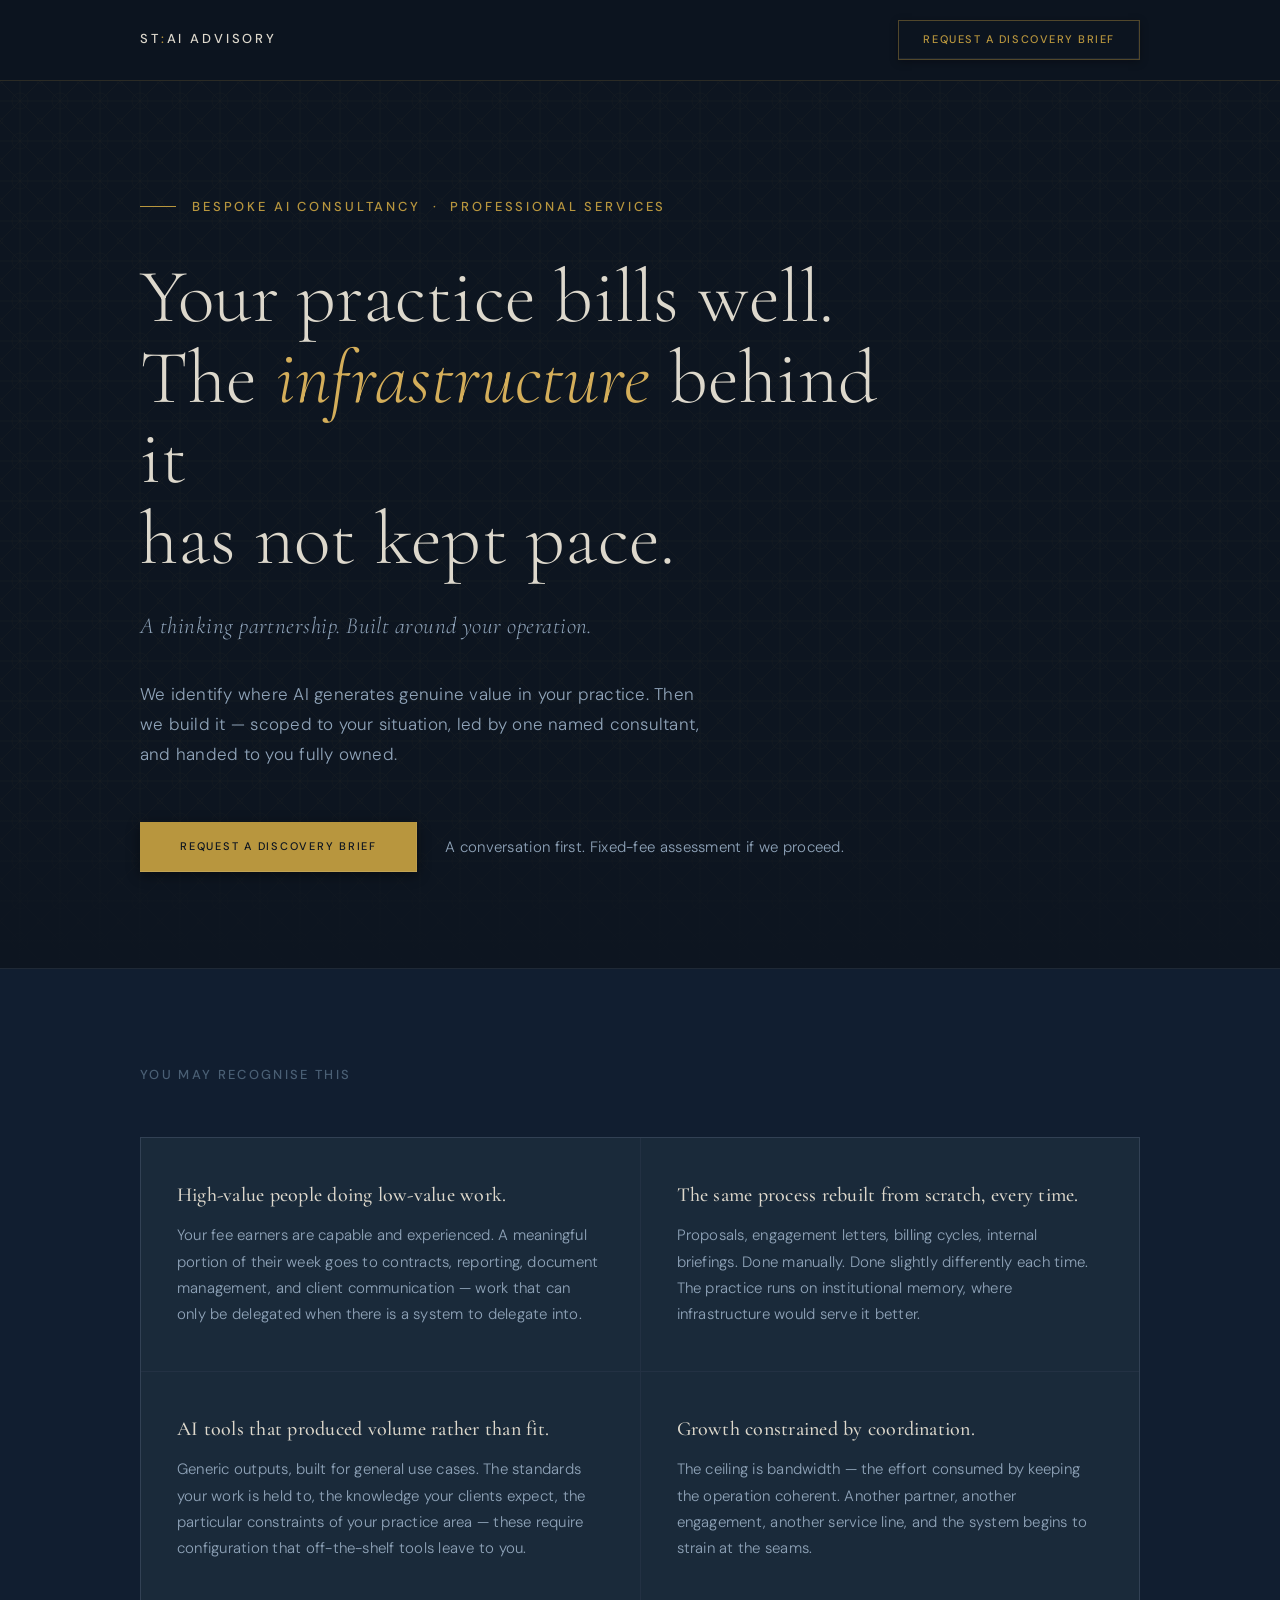
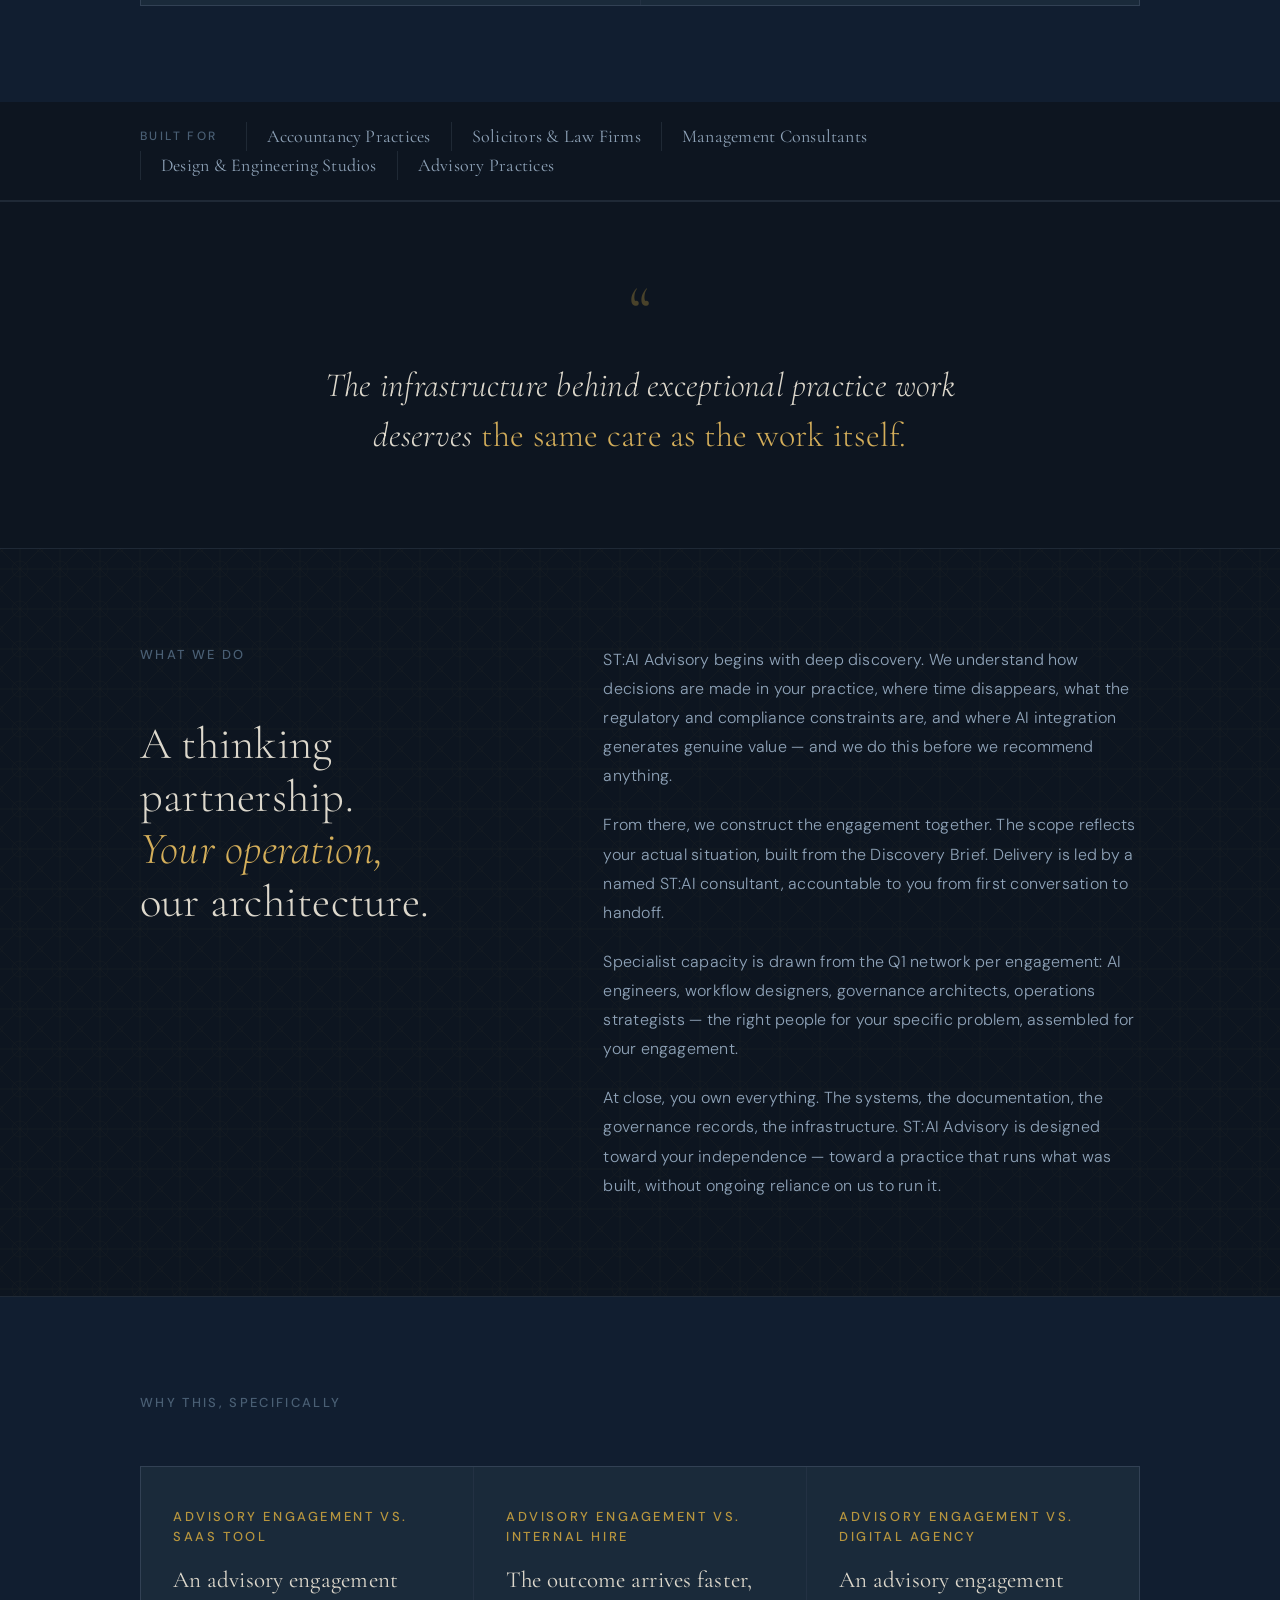
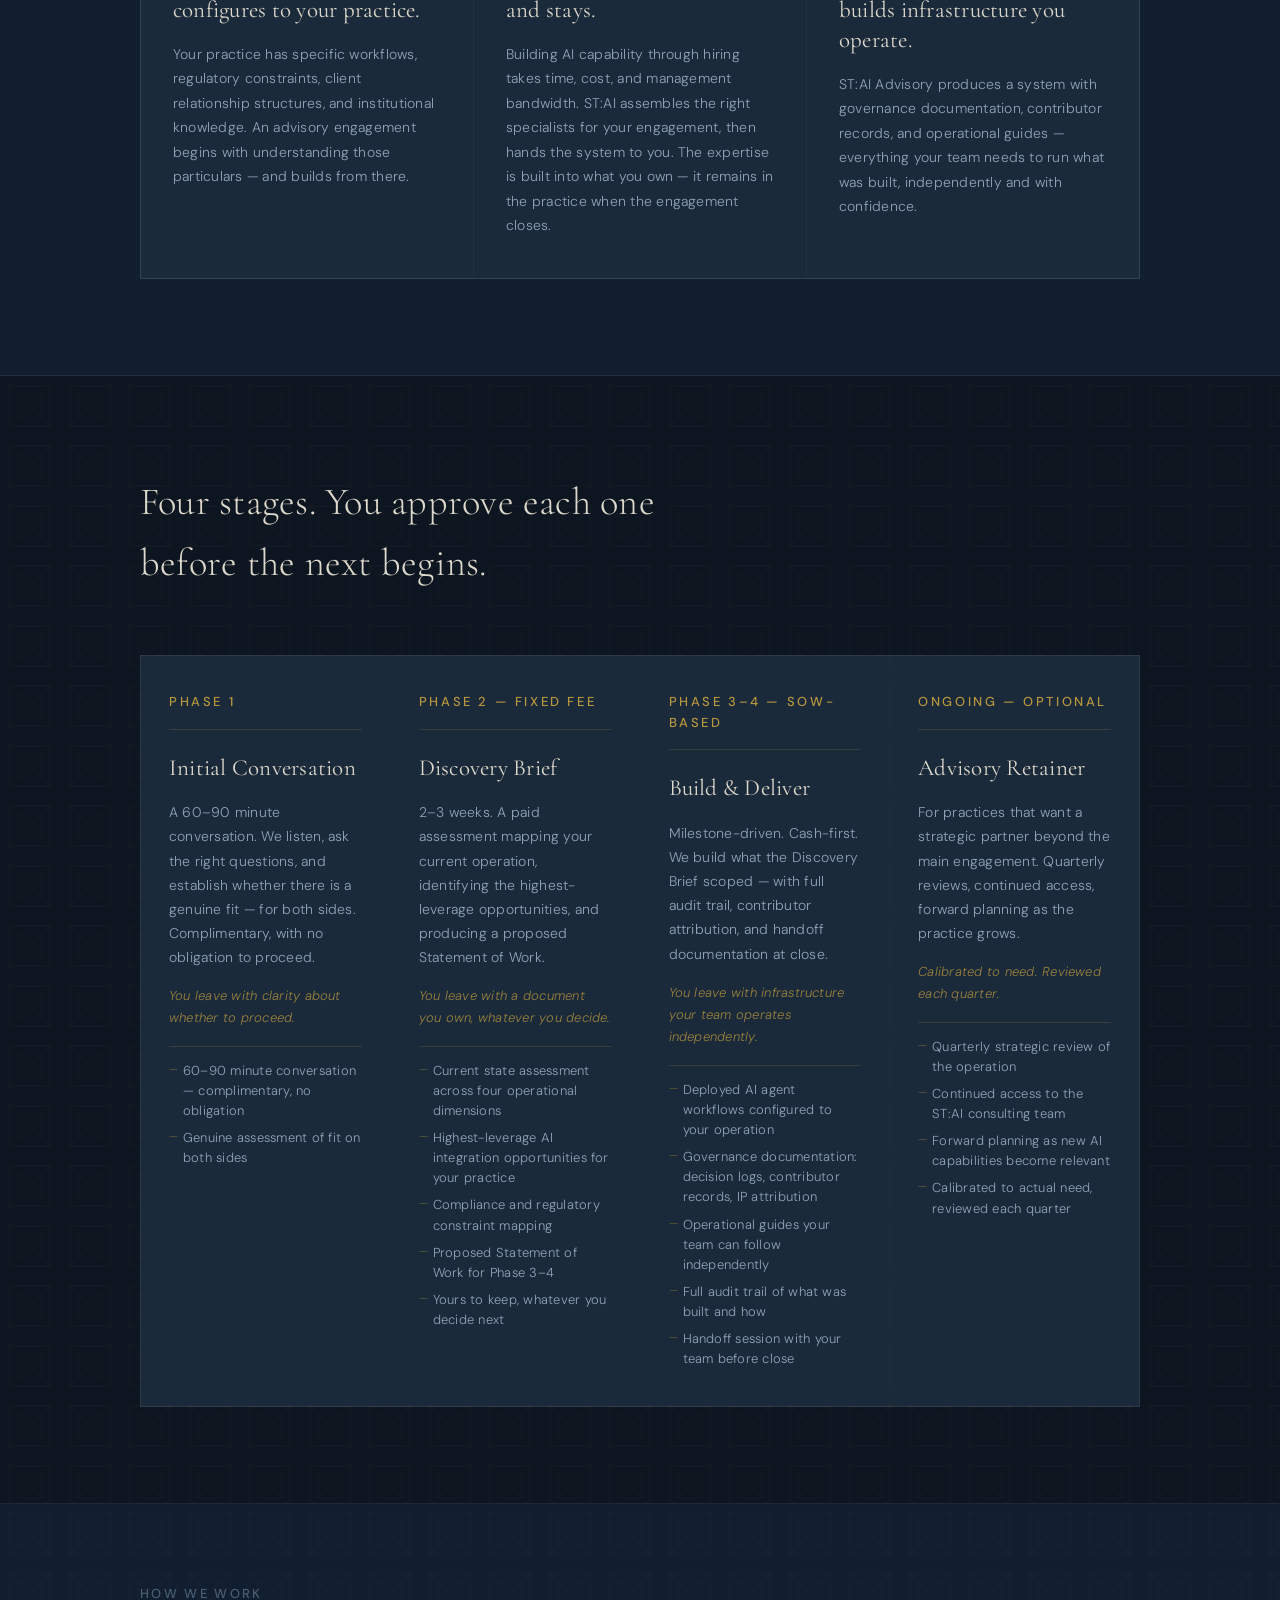
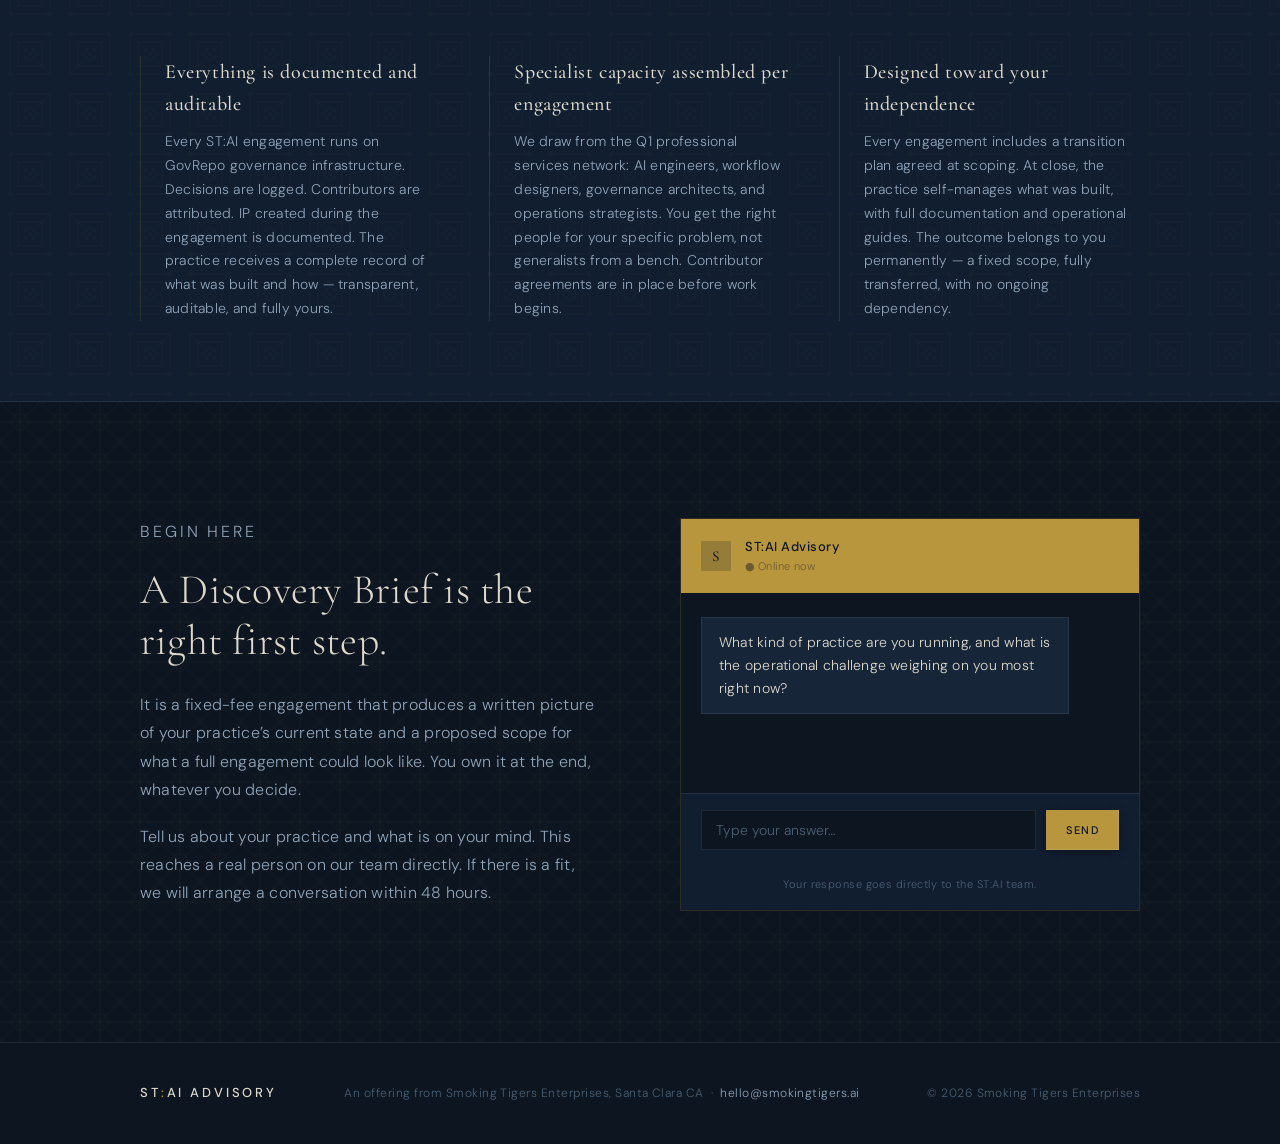
<file: public/stai/versions/variant-c-v4.html>
<!DOCTYPE html>
<html lang="en">
<head>
  <meta charset="UTF-8" />
  <meta name="viewport" content="width=device-width, initial-scale=1.0" />
  <title>ST:AI Advisory — Bespoke AI Consultancy</title>
  <link rel="preconnect" href="https://fonts.googleapis.com">
  <link href="https://fonts.googleapis.com/css2?family=Cormorant+Garamond:ital,wght@0,300;0,400;0,500;0,600;1,300;1,400;1,500&family=DM+Sans:wght@300;400;500&display=swap" rel="stylesheet">
  <style>
    *, *::before, *::after { box-sizing: border-box; margin: 0; padding: 0; }

    :root {
      --ink:        #ddd8cc;
      --ink-mid:    #8fa3b8;
      --ink-dim:    #4a5f74;
      --paper:      #0d1520;
      --surface:    #111e30;
      --surface-2:  #162538;
      --gold:       #b8963e;
      --gold-lt:    #d4ae5a;
      --gold-dim:   rgba(184,150,62,0.3);
      --gold-trace: rgba(184,150,62,0.07);
      --line:       rgba(184,150,62,0.18);
      --line-blue:  rgba(143,163,184,0.14);
      --max:        1080px;
      --serif:      'Cormorant Garamond', Georgia, serif;
      --sans:       'DM Sans', system-ui, sans-serif;
    }

    html { scroll-behavior: smooth; }
    body { font-family: var(--sans); background: var(--paper); color: var(--ink); line-height: 1.6; font-size: 16px; font-weight: 300; letter-spacing: 0.015em; }

    /* ── Layout ── */
    .wrap { max-width: var(--max); margin: 0 auto; padding: 0 40px; }

    /* ── Nav ── */
    nav {
      position: sticky; top: 0; z-index: 100;
      background: rgba(13,21,32,0.95);
      backdrop-filter: blur(10px);
      border-bottom: 1px solid var(--line);
      padding: 20px 0;
    }
    nav .inner { max-width: var(--max); margin: 0 auto; padding: 0 40px; display: flex; align-items: center; justify-content: space-between; }
    .wordmark { font-family: var(--sans); font-size: 13px; font-weight: 500; letter-spacing: 0.22em; text-transform: uppercase; color: var(--ink); text-decoration: none; }
    .wordmark .colon { color: var(--gold); }
    nav a.cta-nav { font-family: var(--sans); font-size: 11px; font-weight: 500; letter-spacing: 0.14em; text-transform: uppercase; color: var(--gold); text-decoration: none; border: 1px solid rgba(184,150,62,0.4); padding: 10px 24px; transition: background 0.2s, color 0.2s, box-shadow 0.2s; box-shadow: 0 2px 8px rgba(0,0,0,0.3), inset 0 -1px 0 rgba(255,255,255,0.06), inset -1px 0 0 rgba(255,255,255,0.04); }
    nav a.cta-nav:hover { background: var(--gold); color: var(--paper); box-shadow: 0 3px 12px rgba(0,0,0,0.4), inset 0 -1px 0 rgba(255,255,255,0.1), inset -1px 0 0 rgba(255,255,255,0.07); }

    /* ── Firm types bar ── */
    .firm-types { border-bottom: 1px solid var(--line-blue); padding: 20px 0; }
    .firm-types .inner { max-width: var(--max); margin: 0 auto; padding: 0 40px; display: flex; align-items: center; gap: 0; flex-wrap: wrap; }
    .firm-types .label { font-size: 12px; font-weight: 500; letter-spacing: 0.2em; text-transform: uppercase; color: var(--ink-dim); margin-right: 28px; white-space: nowrap; }
    .firm-tag { font-family: var(--serif); font-size: 18px; font-weight: 400; color: var(--ink-mid); padding: 0 20px; border-left: 1px solid var(--line-blue); }
    .firm-tag:first-of-type { border-left: none; padding-left: 0; }

    /* ── Hero ── */
    .hero {
      position: relative; padding: 116px 0 96px; overflow: hidden;
      border-bottom: 1px solid var(--line-blue);
    }
    /* Woodblock diamond texture */
    .hero::before {
      content: '';
      position: absolute; inset: 0;
      background-image: url("data:image/svg+xml,<svg width='40' height='40' xmlns='http://www.w3.org/2000/svg'><line x1='20' y1='0' x2='20' y2='40' stroke='%23b8963e' stroke-width='0.5'/><line x1='0' y1='20' x2='40' y2='20' stroke='%23b8963e' stroke-width='0.5'/><line x1='0' y1='0' x2='40' y2='40' stroke='%23b8963e' stroke-width='0.5'/><line x1='40' y1='0' x2='0' y2='40' stroke='%23b8963e' stroke-width='0.5'/><circle cx='20' cy='20' r='8' fill='none' stroke='%23b8963e' stroke-width='0.4'/><circle cx='0' cy='0' r='3' fill='none' stroke='%23b8963e' stroke-width='0.3'/><circle cx='40' cy='0' r='3' fill='none' stroke='%23b8963e' stroke-width='0.3'/><circle cx='0' cy='40' r='3' fill='none' stroke='%23b8963e' stroke-width='0.3'/><circle cx='40' cy='40' r='3' fill='none' stroke='%23b8963e' stroke-width='0.3'/></svg>");
      background-size: 40px 40px;
      opacity: 0.08;
      pointer-events: none;
    }
    .hero::after {
      content: ''; position: absolute; bottom: 0; left: 0; right: 0; height: 180px;
      background: linear-gradient(to bottom, transparent, var(--paper));
      pointer-events: none;
    }
    .hero .wrap { position: relative; z-index: 1; }

    .hero-eyebrow { display: flex; align-items: center; gap: 16px; margin-bottom: 40px; }
    .hero-eyebrow::before { content: ''; display: block; width: 36px; height: 1px; background: var(--gold); flex-shrink: 0; }
    .eyebrow-text { font-size: 13px; font-weight: 500; letter-spacing: 0.22em; text-transform: uppercase; color: var(--gold); }

    .hero h1 { font-family: var(--serif); font-size: clamp(42px, 6.5vw, 76px); font-weight: 300; line-height: 1.06; color: var(--ink); max-width: 800px; margin-bottom: 12px; }
    .hero h1 em { font-style: italic; color: var(--gold-lt); }

    .hero-tagline { font-family: var(--serif); font-size: 23px; font-weight: 300; font-style: italic; color: var(--ink-mid); margin-top: 28px; margin-bottom: 36px; letter-spacing: 0.02em; }

    .hero-sub { font-size: 17px; font-weight: 300; color: var(--ink-mid); max-width: 560px; line-height: 1.76; margin-bottom: 52px; }

    .hero-actions { display: flex; align-items: center; gap: 28px; flex-wrap: wrap; }

    .btn-gold { display: inline-block; font-family: var(--sans); font-size: 11px; font-weight: 500; letter-spacing: 0.16em; text-transform: uppercase; color: var(--paper); background: var(--gold); padding: 16px 40px; text-decoration: none; transition: filter 0.2s, box-shadow 0.2s; box-shadow: 0 3px 12px rgba(0,0,0,0.45), inset 0 -1px 0 rgba(255,255,255,0.12), inset -1px 0 0 rgba(255,255,255,0.07); }
    .btn-gold:hover { filter: brightness(1.12); box-shadow: 0 5px 18px rgba(0,0,0,0.5), inset 0 -1px 0 rgba(255,255,255,0.16), inset -1px 0 0 rgba(255,255,255,0.1); }

    .hero-note { font-size: 15px; font-weight: 300; color: var(--ink-mid); letter-spacing: 0.02em; }

    /* ── Recognition ── */
    .recognition { padding: 96px 0; background: var(--surface); position: relative; overflow: hidden; }
    /* Recognition: no texture (removed) */
    .recognition .wrap { position: relative; z-index: 1; }

    .section-label { font-size: 13px; font-weight: 500; letter-spacing: 0.18em; text-transform: uppercase; color: var(--ink-dim); margin-bottom: 52px; }

    .recognition-grid { display: grid; grid-template-columns: repeat(2, 1fr); gap: 1px; background: var(--line-blue); border: 1px solid var(--line-blue); }
    @media (max-width: 660px) { .recognition-grid { grid-template-columns: 1fr; } }

    .rec-card { background: #1a2a3a; padding: 44px 36px; position: relative; overflow: hidden; }
    .rec-card::before { content: ''; position: absolute; top: 0; left: 0; width: 2px; height: 0; background: var(--gold); transition: height 0.4s ease; }
    .rec-card:hover::before { height: 100%; }
    .rec-card strong { display: block; font-family: var(--serif); font-size: 20px; font-weight: 500; color: var(--ink); line-height: 1.3; margin-bottom: 14px; }
    .rec-card p { font-size: 15px; font-weight: 300; color: var(--ink-mid); line-height: 1.75; }

    /* ── Pullquote ── */
    .pullquote-section { padding: 88px 0; border-top: 1px solid var(--line-blue); border-bottom: 1px solid var(--line-blue); }
    .pullquote { max-width: 700px; margin: 0 auto; text-align: center; }
    .pq-ornament { font-family: var(--serif); font-size: 72px; line-height: 0.6; color: var(--gold); opacity: 0.35; display: block; margin-bottom: 28px; }
    .pullquote blockquote { font-family: var(--serif); font-size: clamp(22px, 3vw, 34px); font-weight: 300; font-style: italic; color: var(--ink); line-height: 1.45; }
    .pullquote blockquote em { color: var(--gold-lt); font-style: normal; }

    /* ── What we do ── */
    .what-we-do {
      padding: 96px 0; border-bottom: 1px solid var(--line-blue);
      position: relative; overflow: hidden;
    }
    .what-we-do::before {
      content: '';
      position: absolute; inset: 0;
      background-image: url("data:image/svg+xml,<svg width='40' height='40' xmlns='http://www.w3.org/2000/svg'><line x1='20' y1='0' x2='20' y2='40' stroke='%23b8963e' stroke-width='0.5'/><line x1='0' y1='20' x2='40' y2='20' stroke='%23b8963e' stroke-width='0.5'/><line x1='0' y1='0' x2='40' y2='40' stroke='%23b8963e' stroke-width='0.5'/><line x1='40' y1='0' x2='0' y2='40' stroke='%23b8963e' stroke-width='0.5'/><circle cx='20' cy='20' r='8' fill='none' stroke='%23b8963e' stroke-width='0.4'/><circle cx='0' cy='0' r='3' fill='none' stroke='%23b8963e' stroke-width='0.3'/><circle cx='40' cy='0' r='3' fill='none' stroke='%23b8963e' stroke-width='0.3'/><circle cx='0' cy='40' r='3' fill='none' stroke='%23b8963e' stroke-width='0.3'/><circle cx='40' cy='40' r='3' fill='none' stroke='%23b8963e' stroke-width='0.3'/></svg>");
      background-size: 40px 40px;
      opacity: 0.08;
      pointer-events: none;
    }
    .what-we-do .wrap { position: relative; z-index: 1; }
    .two-col { display: grid; grid-template-columns: 5fr 7fr; gap: 80px; align-items: start; }
    @media (max-width: 760px) { .two-col { grid-template-columns: 1fr; gap: 40px; } }
    .two-col h2 { font-family: var(--serif); font-size: clamp(30px, 3.5vw, 48px); font-weight: 300; line-height: 1.18; color: var(--ink); }
    .two-col h2 em { font-style: italic; color: var(--gold-lt); }
    .body-text { font-size: 16px; font-weight: 300; color: var(--ink-mid); line-height: 1.82; }
    .body-text p + p { margin-top: 20px; }

    /* ── Why this ── */
    .why-this { padding: 96px 0; background: var(--surface); border-bottom: 1px solid var(--line-blue); }
    .why-grid { display: grid; grid-template-columns: repeat(3, 1fr); gap: 1px; background: var(--line-blue); border: 1px solid var(--line-blue); margin-top: 52px; }
    @media (max-width: 720px) { .why-grid { grid-template-columns: 1fr; } }
    .why-card { background: #1a2a3a; padding: 40px 32px; }
    .why-card .vs { font-family: var(--sans); font-size: 13px; font-weight: 500; letter-spacing: 0.2em; text-transform: uppercase; color: var(--gold); margin-bottom: 18px; }
    .why-card h3 { font-family: var(--serif); font-size: 23px; font-weight: 400; color: var(--ink); margin-bottom: 16px; line-height: 1.3; }
    .why-card p { font-size: 14px; font-weight: 300; color: var(--ink-mid); line-height: 1.75; }

    /* ── Phases ── */
    .phases {
      padding: 96px 0; border-bottom: 1px solid var(--line-blue);
      position: relative; overflow: hidden;
    }
    /* Kamon compass texture */
    .phases::before {
      content: '';
      position: absolute; inset: 0;
      background-image: url("data:image/svg+xml,<svg width='60' height='60' xmlns='http://www.w3.org/2000/svg'><rect x='10' y='10' width='40' height='40' fill='none' stroke='%23b8963e' stroke-width='0.5'/><rect x='18' y='18' width='24' height='24' fill='none' stroke='%23b8963e' stroke-width='0.4'/><line x1='10' y1='10' x2='50' y2='50' stroke='%23b8963e' stroke-width='0.3'/><line x1='50' y1='10' x2='10' y2='50' stroke='%23b8963e' stroke-width='0.3'/><circle cx='30' cy='30' r='6' fill='none' stroke='%23b8963e' stroke-width='0.4'/><circle cx='10' cy='10' r='2' fill='none' stroke='%23b8963e' stroke-width='0.3'/><circle cx='50' cy='10' r='2' fill='none' stroke='%23b8963e' stroke-width='0.3'/><circle cx='10' cy='50' r='2' fill='none' stroke='%23b8963e' stroke-width='0.3'/><circle cx='50' cy='50' r='2' fill='none' stroke='%23b8963e' stroke-width='0.3'/></svg>");
      background-size: 60px 60px;
      opacity: 0.08;
      pointer-events: none;
    }
    .phases .wrap { position: relative; z-index: 1; }
    .phases h2 { font-family: var(--serif); font-size: clamp(26px, 3vw, 40px); font-weight: 300; color: var(--ink); margin-bottom: 60px; max-width: 520px; }
    .phases-list { display: grid; grid-template-columns: repeat(4, 1fr); gap: 1px; background: var(--line-blue); border: 1px solid var(--line-blue); }
    @media (max-width: 820px) { .phases-list { grid-template-columns: 1fr 1fr; } }
    @media (max-width: 480px) { .phases-list { grid-template-columns: 1fr; } }
    .phase-card { background: #1a2a3a; padding: 36px 28px; }
    .phase-num { font-size: 13px; font-weight: 500; letter-spacing: 0.2em; text-transform: uppercase; color: var(--gold); margin-bottom: 20px; padding-bottom: 16px; border-bottom: 1px solid var(--line); }
    .phase-card h3 { font-family: var(--serif); font-size: 23px; font-weight: 400; color: var(--ink); margin-bottom: 14px; }
    .phase-card p { font-size: 14px; font-weight: 300; color: var(--ink-mid); line-height: 1.72; }
    .phase-card .phase-feel { font-size: 13px; font-weight: 300; font-style: italic; color: var(--gold); margin-top: 16px; opacity: 0.8; }

    .phase-deliverables {
      list-style: none;
      margin-top: 16px;
      display: flex;
      flex-direction: column;
      gap: 7px;
      border-top: 1px solid var(--line);
      padding-top: 14px;
    }
    .phase-deliverables li {
      font-size: 13px;
      font-weight: 300;
      color: var(--ink-mid);
      line-height: 1.55;
      padding-left: 14px;
      position: relative;
    }
    .phase-deliverables li::before {
      content: '—';
      position: absolute;
      left: 0;
      color: var(--gold);
      opacity: 0.5;
      font-size: 11px;
    }

    /* ── Trust signals ── */
    .trust {
      padding: 80px 0; border-bottom: 1px solid var(--line-blue); background: var(--surface);
      position: relative; overflow: hidden;
    }
    .trust::before {
      content: '';
      position: absolute; inset: 0;
      background-image: url("data:image/svg+xml,<svg width='60' height='60' xmlns='http://www.w3.org/2000/svg'><rect x='10' y='10' width='40' height='40' fill='none' stroke='%23b8963e' stroke-width='0.5'/><rect x='18' y='18' width='24' height='24' fill='none' stroke='%23b8963e' stroke-width='0.4'/><line x1='10' y1='10' x2='50' y2='50' stroke='%23b8963e' stroke-width='0.3'/><line x1='50' y1='10' x2='10' y2='50' stroke='%23b8963e' stroke-width='0.3'/><circle cx='30' cy='30' r='6' fill='none' stroke='%23b8963e' stroke-width='0.4'/><circle cx='10' cy='10' r='2' fill='none' stroke='%23b8963e' stroke-width='0.3'/><circle cx='50' cy='10' r='2' fill='none' stroke='%23b8963e' stroke-width='0.3'/><circle cx='10' cy='50' r='2' fill='none' stroke='%23b8963e' stroke-width='0.3'/><circle cx='50' cy='50' r='2' fill='none' stroke='%23b8963e' stroke-width='0.3'/></svg>");
      background-size: 60px 60px;
      opacity: 0.08;
      pointer-events: none;
    }
    .trust .wrap { position: relative; z-index: 1; }
    .trust-grid { display: grid; grid-template-columns: repeat(3, 1fr); gap: 48px; margin-top: 52px; }
    @media (max-width: 720px) { .trust-grid { grid-template-columns: 1fr; gap: 32px; } }
    .trust-item { border-left: 1px solid var(--line); padding-left: 24px; }
    .trust-item h4 { font-family: var(--serif); font-size: 20px; font-weight: 500; color: var(--ink); margin-bottom: 10px; letter-spacing: 0.03em; }
    .trust-item p { font-size: 14px; font-weight: 300; color: var(--ink-mid); line-height: 1.7; }

    /* ── CTA ── */
    .cta-section {
      padding: 116px 0; position: relative; overflow: hidden;
    }
    .cta-section::before {
      content: '';
      position: absolute; inset: 0;
      background-image: url("data:image/svg+xml,<svg width='40' height='40' xmlns='http://www.w3.org/2000/svg'><line x1='20' y1='0' x2='20' y2='40' stroke='%23b8963e' stroke-width='0.5'/><line x1='0' y1='20' x2='40' y2='20' stroke='%23b8963e' stroke-width='0.5'/><line x1='0' y1='0' x2='40' y2='40' stroke='%23b8963e' stroke-width='0.5'/><line x1='40' y1='0' x2='0' y2='40' stroke='%23b8963e' stroke-width='0.5'/><circle cx='20' cy='20' r='8' fill='none' stroke='%23b8963e' stroke-width='0.4'/><circle cx='0' cy='0' r='3' fill='none' stroke='%23b8963e' stroke-width='0.3'/><circle cx='40' cy='0' r='3' fill='none' stroke='%23b8963e' stroke-width='0.3'/><circle cx='0' cy='40' r='3' fill='none' stroke='%23b8963e' stroke-width='0.3'/><circle cx='40' cy='40' r='3' fill='none' stroke='%23b8963e' stroke-width='0.3'/></svg>");
      background-size: 40px 40px;
      opacity: 0.08;
      pointer-events: none;
    }
    .cta-section .wrap { position: relative; z-index: 1; }
    .cta-inner { display: grid; grid-template-columns: 1fr 1fr; gap: 80px; align-items: start; }
    @media (max-width: 760px) { .cta-inner { grid-template-columns: 1fr; gap: 48px; } }
    .cta-copy h2 { font-family: var(--serif); font-size: clamp(26px, 3.5vw, 42px); font-weight: 300; line-height: 1.22; color: var(--ink); margin-bottom: 24px; }
    .cta-copy p { font-size: 16px; font-weight: 300; color: var(--ink-mid); line-height: 1.78; margin-bottom: 18px; }

    /* ── Chat ── */
    .chat-widget { background: var(--paper); border: 1px solid var(--line); }
    .chat-header { background: var(--gold); padding: 18px 20px; display: flex; align-items: center; gap: 14px; }
    .chat-avatar { width: 30px; height: 30px; background: rgba(13,21,32,0.2); display: flex; align-items: center; justify-content: center; font-family: var(--serif); font-size: 15px; font-weight: 500; color: var(--paper); flex-shrink: 0; }
    .chat-header-text .name { font-size: 13px; font-weight: 500; color: var(--paper); letter-spacing: 0.04em; }
    .chat-header-text .status { font-size: 11px; color: rgba(13,21,32,0.45); }
    .chat-body { padding: 24px 20px; display: flex; flex-direction: column; gap: 12px; min-height: 200px; }
    .chat-bubble { background: var(--surface-2); border: 1px solid var(--line-blue); padding: 13px 17px; font-size: 14px; font-weight: 300; color: var(--ink); line-height: 1.65; max-width: 88%; align-self: flex-start; }
    .chat-bubble.user { background: var(--gold-trace); border-color: var(--line); color: var(--ink); align-self: flex-end; }
    .chat-input-area { border-top: 1px solid var(--line-blue); padding: 16px 20px; display: flex; gap: 10px; background: var(--surface); }
    .chat-input-area input { flex: 1; border: 1px solid var(--line-blue); background: var(--paper); color: var(--ink); padding: 10px 14px; font-size: 14px; font-weight: 300; font-family: var(--sans); outline: none; transition: border-color 0.2s; }
    .chat-input-area input::placeholder { color: var(--ink-dim); }
    .chat-input-area input:focus { border-color: rgba(184,150,62,0.5); }
    .chat-send { background: var(--gold); color: var(--paper); border: none; padding: 10px 20px; font-size: 11px; font-weight: 500; letter-spacing: 0.12em; text-transform: uppercase; font-family: var(--sans); cursor: pointer; transition: filter 0.15s, box-shadow 0.15s; box-shadow: 0 2px 8px rgba(0,0,0,0.35), inset 0 -1px 0 rgba(255,255,255,0.1), inset -1px 0 0 rgba(255,255,255,0.06); }
    .chat-send:hover { filter: brightness(1.1); box-shadow: 0 4px 12px rgba(0,0,0,0.4), inset 0 -1px 0 rgba(255,255,255,0.14), inset -1px 0 0 rgba(255,255,255,0.09); }
    .chat-disclaimer { font-size: 11px; font-weight: 300; color: var(--ink-dim); text-align: center; padding: 10px 20px 16px; background: var(--surface); letter-spacing: 0.04em; }

    /* ── Footer ── */
    footer { border-top: 1px solid var(--line-blue); padding: 40px 0; }
    footer .inner { max-width: var(--max); margin: 0 auto; padding: 0 40px; display: flex; align-items: center; justify-content: space-between; flex-wrap: wrap; gap: 16px; }
    footer p { font-size: 12px; font-weight: 300; color: var(--ink-dim); letter-spacing: 0.04em; }
    footer a { color: var(--ink-mid); text-decoration: none; transition: color 0.2s; }
    footer a:hover { color: var(--gold); }

    /* ── Animations ── */
    @keyframes fadeUp { from { opacity: 0; transform: translateY(20px); } to { opacity: 1; transform: translateY(0); } }
    .hero h1       { animation: fadeUp 0.8s ease both; }
    .hero-tagline  { animation: fadeUp 0.8s 0.1s ease both; }
    .hero-sub      { animation: fadeUp 0.8s 0.2s ease both; }
    .hero-actions  { animation: fadeUp 0.8s 0.3s ease both; }

    /* gold-trace defined as property */
    .gold-trace { background: rgba(184,150,62,0.07); }
  </style>
</head>
<body>

  <nav>
    <div class="inner">
      <a class="wordmark" href="#">ST<span class="colon">:</span>AI Advisory</a>
      <a class="cta-nav" href="#start">Request a Discovery Brief</a>
    </div>
  </nav>

  <!-- Hero -->
  <section class="hero">
    <div class="wrap">
      <div class="hero-eyebrow">
        <span class="eyebrow-text">Bespoke AI Consultancy &nbsp;&middot;&nbsp; Professional Services</span>
      </div>
      <h1>Your practice bills well.<br>The <em>infrastructure</em> behind it<br>has not kept pace.</h1>
      <p class="hero-tagline">A thinking partnership. Built around your operation.</p>
      <p class="hero-sub">We identify where AI generates genuine value in your practice. Then we build it &mdash; scoped to your situation, led by one named consultant, and handed to you fully owned.</p>
      <div class="hero-actions">
        <a class="btn-gold" href="#start">Request a Discovery Brief</a>
        <span class="hero-note">A conversation first. Fixed-fee assessment if we proceed.</span>
      </div>
    </div>
  </section>

  <!-- Recognition -->
  <section class="recognition">
    <div class="wrap">
      <p class="section-label">You may recognise this</p>
      <div class="recognition-grid">
        <div class="rec-card">
          <strong>High-value people doing low-value work.</strong>
          <p>Your fee earners are capable and experienced. A meaningful portion of their week goes to contracts, reporting, document management, and client communication — work that can only be delegated when there is a system to delegate into.</p>
        </div>
        <div class="rec-card">
          <strong>The same process rebuilt from scratch, every time.</strong>
          <p>Proposals, engagement letters, billing cycles, internal briefings. Done manually. Done slightly differently each time. The practice runs on institutional memory, where infrastructure would serve it better.</p>
        </div>
        <div class="rec-card">
          <strong>AI tools that produced volume rather than fit.</strong>
          <p>Generic outputs, built for general use cases. The standards your work is held to, the knowledge your clients expect, the particular constraints of your practice area — these require configuration that off-the-shelf tools leave to you.</p>
        </div>
        <div class="rec-card">
          <strong>Growth constrained by coordination.</strong>
          <p>The ceiling is bandwidth — the effort consumed by keeping the operation coherent. Another partner, another engagement, another service line, and the system begins to strain at the seams.</p>
        </div>
      </div>
    </div>
  </section>

  <!-- Firm types -->
  <div class="firm-types">
    <div class="inner">
      <span class="label">Built for</span>
      <span class="firm-tag">Accountancy Practices</span>
      <span class="firm-tag">Solicitors &amp; Law Firms</span>
      <span class="firm-tag">Management Consultants</span>
      <span class="firm-tag">Design &amp; Engineering Studios</span>
      <span class="firm-tag">Advisory Practices</span>
    </div>
  </div>

  <!-- Pullquote -->
  <div class="pullquote-section">
    <div class="pullquote">
      <span class="pq-ornament">&ldquo;</span>
      <blockquote>The infrastructure behind exceptional practice work deserves <em>the same care as the work itself.</em></blockquote>
    </div>
  </div>

  <!-- What we do -->
  <section class="what-we-do">
    <div class="wrap">
      <div class="two-col">
        <div>
          <p class="section-label">What we do</p>
          <h2>A thinking partnership.<br><em>Your operation,</em><br>our architecture.</h2>
        </div>
        <div class="body-text">
          <p>ST:AI Advisory begins with deep discovery. We understand how decisions are made in your practice, where time disappears, what the regulatory and compliance constraints are, and where AI integration generates genuine value — and we do this before we recommend anything.</p>
          <p>From there, we construct the engagement together. The scope reflects your actual situation, built from the Discovery Brief. Delivery is led by a named ST:AI consultant, accountable to you from first conversation to handoff.</p>
          <p>Specialist capacity is drawn from the Q1 network per engagement: AI engineers, workflow designers, governance architects, operations strategists — the right people for your specific problem, assembled for your engagement.</p>
          <p>At close, you own everything. The systems, the documentation, the governance records, the infrastructure. ST:AI Advisory is designed toward your independence — toward a practice that runs what was built, without ongoing reliance on us to run it.</p>
        </div>
      </div>
    </div>
  </section>

  <!-- Why this not that -->
  <section class="why-this">
    <div class="wrap">
      <p class="section-label">Why this, specifically</p>
      <div class="why-grid">
        <div class="why-card">
          <div class="vs">Advisory engagement vs. SaaS tool</div>
          <h3>An advisory engagement configures to your practice.</h3>
          <p>Your practice has specific workflows, regulatory constraints, client relationship structures, and institutional knowledge. An advisory engagement begins with understanding those particulars — and builds from there.</p>
        </div>
        <div class="why-card">
          <div class="vs">Advisory engagement vs. internal hire</div>
          <h3>The outcome arrives faster, and stays.</h3>
          <p>Building AI capability through hiring takes time, cost, and management bandwidth. ST:AI assembles the right specialists for your engagement, then hands the system to you. The expertise is built into what you own — it remains in the practice when the engagement closes.</p>
        </div>
        <div class="why-card">
          <div class="vs">Advisory engagement vs. digital agency</div>
          <h3>An advisory engagement builds infrastructure you operate.</h3>
          <p>ST:AI Advisory produces a system with governance documentation, contributor records, and operational guides — everything your team needs to run what was built, independently and with confidence.</p>
        </div>
      </div>
    </div>
  </section>

  <!-- Phases -->
  <section class="phases">
    <div class="wrap">
      <h2>Four stages. You approve each one before the next begins.</h2>
      <div class="phases-list">
        <div class="phase-card">
          <div class="phase-num">Phase 1</div>
          <h3>Initial Conversation</h3>
          <p>A 60&ndash;90 minute conversation. We listen, ask the right questions, and establish whether there is a genuine fit &mdash; for both sides. Complimentary, with no obligation to proceed.</p>
          <p class="phase-feel">You leave with clarity about whether to proceed.</p>
          <ul class="phase-deliverables">
            <li>60–90 minute conversation — complimentary, no obligation</li>
            <li>Genuine assessment of fit on both sides</li>
          </ul>
        </div>
        <div class="phase-card">
          <div class="phase-num">Phase 2 &mdash; Fixed fee</div>
          <h3>Discovery Brief</h3>
          <p>2&ndash;3 weeks. A paid assessment mapping your current operation, identifying the highest-leverage opportunities, and producing a proposed Statement of Work.</p>
          <p class="phase-feel">You leave with a document you own, whatever you decide.</p>
          <ul class="phase-deliverables">
            <li>Current state assessment across four operational dimensions</li>
            <li>Highest-leverage AI integration opportunities for your practice</li>
            <li>Compliance and regulatory constraint mapping</li>
            <li>Proposed Statement of Work for Phase 3–4</li>
            <li>Yours to keep, whatever you decide next</li>
          </ul>
        </div>
        <div class="phase-card">
          <div class="phase-num">Phase 3&ndash;4 &mdash; SOW-based</div>
          <h3>Build &amp; Deliver</h3>
          <p>Milestone-driven. Cash-first. We build what the Discovery Brief scoped &mdash; with full audit trail, contributor attribution, and handoff documentation at close.</p>
          <p class="phase-feel">You leave with infrastructure your team operates independently.</p>
          <ul class="phase-deliverables">
            <li>Deployed AI agent workflows configured to your operation</li>
            <li>Governance documentation: decision logs, contributor records, IP attribution</li>
            <li>Operational guides your team can follow independently</li>
            <li>Full audit trail of what was built and how</li>
            <li>Handoff session with your team before close</li>
          </ul>
        </div>
        <div class="phase-card">
          <div class="phase-num">Ongoing &mdash; optional</div>
          <h3>Advisory Retainer</h3>
          <p>For practices that want a strategic partner beyond the main engagement. Quarterly reviews, continued access, forward planning as the practice grows.</p>
          <p class="phase-feel">Calibrated to need. Reviewed each quarter.</p>
          <ul class="phase-deliverables">
            <li>Quarterly strategic review of the operation</li>
            <li>Continued access to the ST:AI consulting team</li>
            <li>Forward planning as new AI capabilities become relevant</li>
            <li>Calibrated to actual need, reviewed each quarter</li>
          </ul>
        </div>
      </div>
    </div>
  </section>

  <!-- Trust signals -->
  <section class="trust">
    <div class="wrap">
      <p class="section-label">How we work</p>
      <div class="trust-grid">
        <div class="trust-item">
          <h4>Everything is documented and auditable</h4>
          <p>Every ST:AI engagement runs on GovRepo governance infrastructure. Decisions are logged. Contributors are attributed. IP created during the engagement is documented. The practice receives a complete record of what was built and how — transparent, auditable, and fully yours.</p>
        </div>
        <div class="trust-item">
          <h4>Specialist capacity assembled per engagement</h4>
          <p>We draw from the Q1 professional services network: AI engineers, workflow designers, governance architects, and operations strategists. You get the right people for your specific problem, not generalists from a bench. Contributor agreements are in place before work begins.</p>
        </div>
        <div class="trust-item">
          <h4>Designed toward your independence</h4>
          <p>Every engagement includes a transition plan agreed at scoping. At close, the practice self-manages what was built, with full documentation and operational guides. The outcome belongs to you permanently — a fixed scope, fully transferred, with no ongoing dependency.</p>
        </div>
      </div>
    </div>
  </section>

  <!-- CTA -->
  <section class="cta-section" id="start">
    <div class="wrap">
      <div class="cta-inner">
        <div class="cta-copy">
          <p class="section-label">Begin here</p>
          <h2>A Discovery Brief is the right first step.</h2>
          <p>It is a fixed-fee engagement that produces a written picture of your practice&rsquo;s current state and a proposed scope for what a full engagement could look like. You own it at the end, whatever you decide.</p>
          <p>Tell us about your practice and what is on your mind. This reaches a real person on our team directly. If there is a fit, we will arrange a conversation within 48 hours.</p>
        </div>
        <div>
          <div class="chat-widget">
            <div class="chat-header">
              <div class="chat-avatar">S</div>
              <div class="chat-header-text">
                <div class="name">ST:AI Advisory</div>
                <div class="status">&#9679; Online now</div>
              </div>
            </div>
            <div class="chat-body" id="chatBody">
              <div class="chat-bubble">What kind of practice are you running, and what is the operational challenge weighing on you most right now?</div>
            </div>
            <div class="chat-input-area">
              <input type="text" id="chatInput" placeholder="Type your answer&hellip;" />
              <button class="chat-send" onclick="sendMessage()">Send</button>
            </div>
            <p class="chat-disclaimer">Your response goes directly to the ST:AI team.</p>
          </div>
        </div>
      </div>
    </div>
  </section>

  <footer>
    <div class="inner">
      <a class="wordmark" href="#">ST<span class="colon">:</span>AI Advisory</a>
      <p>An offering from Smoking Tigers Enterprises, Santa Clara CA &nbsp;&middot;&nbsp; <a href="mailto:hello@smokingtigers.ai">hello@smokingtigers.ai</a></p>
      <p>&copy; 2026 Smoking Tigers Enterprises</p>
    </div>
  </footer>

  <script>
    const flow = [
      { q: "Good to know. What is the biggest drain on your partners\u2019 or directors\u2019 time right now?" },
      { q: "That is a common pressure point. How many fee earners are in the practice?" },
      { q: "And what is your main hesitation about bringing in outside support \u2014 if any?" },
      { q: "That context is genuinely useful. What is the best email address to reach you?" },
      { q: "You are on the list. Someone from our team will be in touch within 48 hours \u2014 we read every one of these personally." },
    ];

    let step = 0;

    function sendMessage() {
      const input = document.getElementById('chatInput');
      const body  = document.getElementById('chatBody');
      const val   = input.value.trim();
      if (!val) return;

      const u = document.createElement('div');
      u.className = 'chat-bubble user';
      u.textContent = val;
      body.appendChild(u);
      input.value = '';

      if (step < flow.length) {
        setTimeout(() => {
          const b = document.createElement('div');
          b.className = 'chat-bubble';
          b.textContent = flow[step].q;
          body.appendChild(b);
          body.scrollTop = body.scrollHeight;
          step++;
        }, 700);
      }
    }

    document.getElementById('chatInput').addEventListener('keydown', e => {
      if (e.key === 'Enter') sendMessage();
    });
  </script>
</body>
</html>
</file>
